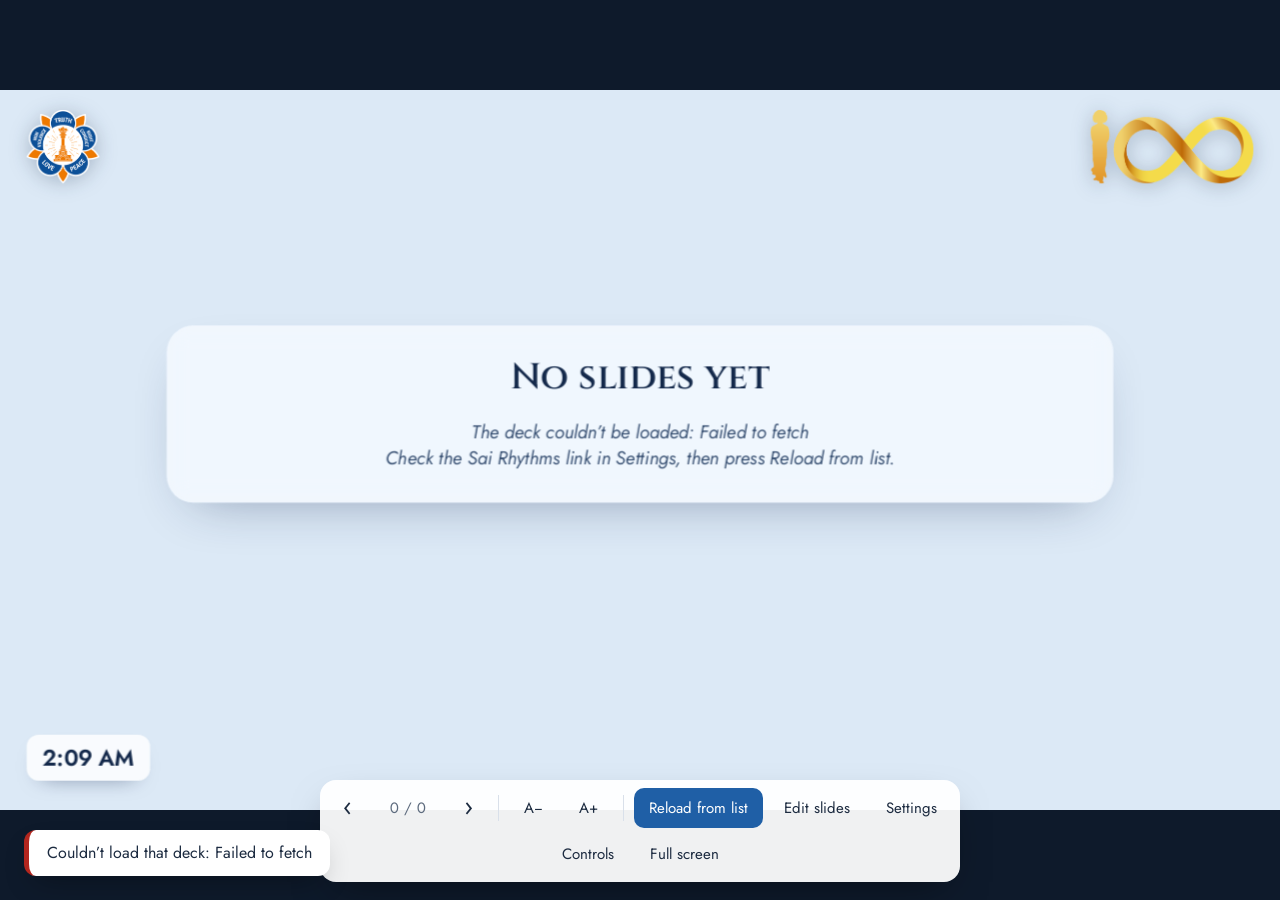
<file: index.html>
<!DOCTYPE html>
<html lang="en">
<head>
<meta charset="utf-8">
<meta name="viewport" content="width=device-width, initial-scale=1">
<title>Devotional Session Slides</title>
<link rel="icon" href="data:image/svg+xml,<svg xmlns='http://www.w3.org/2000/svg' viewBox='0 0 100 100'><text y='.9em' font-size='90'>🪔</text></svg>">
<link rel="preconnect" href="https://fonts.googleapis.com">
<link rel="preconnect" href="https://fonts.gstatic.com" crossorigin>
<link id="template-fonts" rel="stylesheet" href="">
<link rel="stylesheet" href="app.css?v=2026.11.23-24">
</head>
<body>

<main id="viewport" aria-live="polite">
  <div id="stage">
    <div class="bg" id="bg-a"></div>
    <div class="bg" id="bg-b"></div>
    <div id="video-frame" aria-hidden="true"><div id="yt-player"></div></div>
    <div id="photo" aria-hidden="true"><img alt=""></div>
    <div id="slide"></div>
    <div id="next-box" hidden></div>
    <div id="logos"></div>
    <div id="banner" hidden></div>
    <div id="clock" hidden></div>
    <div id="ticker" hidden><div class="tk-label">Announcements</div><div class="tk-window"><div class="tk-track"></div></div></div>
    <div id="blackout" hidden></div>
  </div>
</main>

<div id="loading">Loading the song list…</div>

<nav id="controls" aria-label="Presentation controls">
  <button data-act="prev" aria-label="Previous slide">‹</button>
  <span id="counter">0 / 0</span>
  <button data-act="next" aria-label="Next slide">›</button>
  <span class="sep"></span>
  <button data-act="smaller" aria-label="Smaller text" title="Smaller text (−)">A−</button>
  <button data-act="larger" aria-label="Larger text" title="Larger text (+)">A+</button>
  <span class="sep"></span>
  <button data-act="reload" class="primary">Reload from list</button>
  <button data-act="editor">Edit slides</button>
  <button data-act="settings">Settings</button>
  <button data-act="controls" title="Open the control page in its own window (C)">Controls</button>
  <button data-act="fullscreen">Full screen</button>
</nav>

<aside id="editor" aria-label="Slide list" hidden>
  <header>
    <h2>Slides</h2>
    <button data-act="close-editor" aria-label="Close slide list">Close</button>
  </header>
  <div id="editor-status"></div>
  <div class="editor-actions">
    <button data-act="add-start">Add a slide at the start</button>
  </div>
  <ol id="slide-list"></ol>
  <footer>
    <p>Bhajan and prayer slides come from Sai Rhythms. Change their order or words there, then press <b>Reload from list</b>. Slides you add here stay put through every reload.</p>
  </footer>
</aside>

<dialog id="slide-dialog">
  <form method="dialog" id="slide-form">
    <h2 id="slide-dialog-title">Add a slide</h2>
    <label>Type
      <select name="type">
        <option value="text">Text</option>
        <option value="image">Picture</option>
        <option value="darshan">Darshan video only</option>
      </select>
    </label>
    <label data-for="text image">Title
      <input name="title" type="text" maxlength="120" placeholder="e.g. Welcome">
    </label>
    <label data-for="text">Text
      <textarea name="body" rows="7" placeholder="Each line here shows as its own line on the slide."></textarea>
    </label>
    <label data-for="text">Meaning (optional)
      <textarea name="meaning" rows="3" placeholder="Shown under the words, like the meaning of a bhajan."></textarea>
    </label>
    <label data-for="image">Picture link
      <input name="image" type="url" placeholder="https://… (a .jpg or .png link, or images/your-file.jpg)">
    </label>
    <label class="check" data-for="text image"><input name="video" type="checkbox" checked> Show the darshan video on this slide</label>
    <label class="check"><input name="onlyDate" type="checkbox"> Only for this session (<span id="slide-only-date"></span>)</label>
    <div class="dialog-buttons">
      <button value="cancel" formnovalidate>Cancel</button>
      <button value="save" class="primary">Save slide</button>
    </div>
  </form>
</dialog>

<dialog id="item-dialog">
  <form method="dialog" id="item-form">
    <h2 id="item-dialog-title">Edit slide</h2>
    <p>This slide comes from Sai Rhythms. Your changes are kept here, on top of it, and survive every reload.</p>
    <label data-field="title">Title
      <input name="title" type="text" maxlength="160">
    </label>
    <label data-field="sub">Line under the title
      <input name="sub" type="text" maxlength="160">
    </label>
    <div class="row">
      <label data-field="singer">Singer
        <input name="singer" type="text" maxlength="60">
      </label>
      <label data-field="pitch">Pitch
        <input name="pitch" type="text" maxlength="30" placeholder="e.g. 1½ P or C#">
      </label>
    </div>
    <label data-field="lyrics">Words
      <textarea name="lyrics" rows="9"></textarea>
    </label>
    <label data-field="text">Text
      <textarea name="text" rows="10"></textarea>
      <small>Saving a change here shows this slide as plain text, without the original's table or pictures.</small>
    </label>
    <label data-field="meaning">Meaning
      <textarea name="meaning" rows="3"></textarea>
    </label>
    <label class="check"><input name="onlyDate" type="checkbox"> Only for this session (<span id="item-only-date"></span>)</label>
    <div class="dialog-buttons spread">
      <span><button value="reset" id="item-reset" formnovalidate>Use the Sai Rhythms version</button></span>
      <span>
        <button value="cancel" formnovalidate>Cancel</button>
        <button value="save" class="primary">Save changes</button>
      </span>
    </div>
  </form>
</dialog>

<dialog id="settings-dialog">
  <form method="dialog" id="settings-form">
    <h2>Settings <small class="version">version 2026.11.23-24</small></h2>
    <label>Sai Rhythms published deck link
      <input name="saiUrl" type="url" required placeholder="https://sairhythms.sathyasai.org/song/slides/…/view">
    </label>
    <label>Darshan videos (YouTube links, one per line)
      <textarea name="videos" rows="4" placeholder="https://www.youtube.com/watch?v=XXXXXXXXXXX 1:20-4:05"></textarea>
      <small>To use only part of a video, add the start and end time after the link, like <code>1:20-4:05</code>. The clips play muted, one after another, on repeat.</small>
    </label>
    <label>Show the darshan video on
      <select name="videoOn">
        <option value="lyrics">Bhajans and prayers</option>
        <option value="songs">Bhajans only</option>
        <option value="all">Every slide</option>
        <option value="off">No slides</option>
      </select>
    </label>
    <fieldset>
      <legend>Darshan video framing</legend>
      <small>Open a bhajan slide before Settings to see these changes live.</small>
      <div class="row">
        <label class="narrow">Side
          <select name="videoSide">
            <option value="left">Left</option>
            <option value="right">Right</option>
          </select>
        </label>
        <label><span>Width <span class="range-value" data-show-value="videoWidth"></span></span>
          <input name="videoWidth" type="range" min="30" max="60" step="1">
        </label>
      </div>
      <label><span>Zoom <span class="range-value" data-show-value="videoZoom"></span></span>
        <input name="videoZoom" type="range" min="100" max="300" step="5">
      </label>
      <div class="row">
        <label><span>Focus left to right <span class="range-value" data-show-value="videoFocusX"></span></span>
          <input name="videoFocusX" type="range" min="0" max="100" step="1">
        </label>
        <label><span>Focus top to bottom <span class="range-value" data-show-value="videoFocusY"></span></span>
          <input name="videoFocusY" type="range" min="0" max="100" step="1">
        </label>
      </div>
      <label><span>Soft edge <span class="range-value" data-show-value="videoFeather"></span></span>
        <input name="videoFeather" type="range" min="0" max="70" step="1">
      </label>
    </fieldset>
    <label>Design
      <select name="template"></select>
    </label>
    <div class="row">
      <label>When a bhajan doesn’t fit on one slide
        <select name="longText">
          <option value="scroll">Scroll within the slide</option>
          <option value="split">Continue on the next slide</option>
        </select>
      </label>
      <label class="narrow">Most lines per slide
        <input name="maxLines" type="number" min="4" max="20">
        <small>Used when continuing on the next slide.</small>
      </label>
    </div>
    <label class="check"><input name="showMeaning" type="checkbox"> Show the meaning under each bhajan</label>
    <label class="check"><input name="showSinger" type="checkbox"> Show the singer and pitch under the bhajan title</label>
    <fieldset>
      <legend>Title slide (for this deck only)</legend>
      <label class="check"><input name="titleSlide" type="checkbox"> Start with a title slide</label>
      <label>Title
        <input name="titleText" type="text" maxlength="120">
      </label>
      <label>Line under the title
        <input name="titleSub" type="text" maxlength="160">
      </label>
      <small>Leave a box empty to use the center name and date from Sai Rhythms.</small>
      <label>Or use a picture instead (link)
        <input name="cover" type="text" placeholder="images/akhanda-cover.png">
        <small>For a slide made in Canva: download it as PNG or JPG (1920 × 1080), upload it to the <code>images</code> folder on GitHub, and type its link here, like <code>images/akhanda-cover.png</code>. Leave empty to use the title text.</small>
      </label>
    </fieldset>
    <label>Text at the top of every slide (for this deck only)
      <input name="banner" type="text" maxlength="80" placeholder="e.g. Global Akhanda Bhajans 2026">
    </label>
    <label class="check"><input name="showClock" type="checkbox"> Show the current time in the bottom left</label>
    <label>Upcoming bhajans box (bottom right)
      <select name="nextMode">
        <option value="two">Next and After that</option>
        <option value="one">Next only</option>
        <option value="off">Don’t show</option>
      </select>
    </label>
    <fieldset>
      <legend>Announcements strip (for this deck only)</legend>
      <label>Announcements, one per line
        <textarea name="tickerText" rows="3" placeholder="e.g. Prasadam will be served in the hall after Arathi"></textarea>
      </label>
      <div class="row">
        <label class="check"><input name="tickerOn" type="checkbox"> Show the strip</label>
        <label class="narrow">Speed
          <select name="tickerSpeed">
            <option value="slow">Slow</option>
            <option value="medium">Medium</option>
            <option value="fast">Fast</option>
          </select>
        </label>
      </div>
      <small>Easier during a session: press C (or Controls) to open the control page in its own window.</small>
    </fieldset>
    <fieldset>
      <legend>Logos on every slide</legend>
      <div class="row">
        <label>First logo (picture link)
          <input name="logo1" type="text" placeholder="images/center-logo.png">
        </label>
        <label class="narrow">Where
          <select name="logo1Pos">
            <option value="top-left">Top left</option>
            <option value="top-right">Top right</option>
            <option value="bottom-left">Bottom left</option>
            <option value="off">Don’t show</option>
          </select>
        </label>
      </div>
      <div class="row">
        <label>Second logo (picture link)
          <input name="logo2" type="text" placeholder="images/sssio-100.png">
        </label>
        <label class="narrow">Where
          <select name="logo2Pos">
            <option value="top-left">Top left</option>
            <option value="top-right">Top right</option>
            <option value="bottom-left">Bottom left</option>
            <option value="off">Don’t show</option>
          </select>
        </label>
      </div>
      <label>Behind the logos
        <select name="logoBacking">
          <option value="design">As the design suggests</option>
          <option value="on">A soft backing (helps on busy corners)</option>
          <option value="off">Nothing</option>
        </select>
      </label>
          <button type="button" data-act="arrange">Arrange text and logos on the slides…</button>
      <label class="narrow">Logo size
        <select name="logoSize">
          <option value="small">Small</option>
          <option value="medium">Medium</option>
          <option value="large">Large</option>
        </select>
      </label>
    </fieldset>
    <div class="dialog-buttons spread">
      <span>
        <button type="button" data-act="export">Download backup</button>
        <button type="button" data-act="import">Restore backup</button>
        <input type="file" id="import-file" accept=".json,application/json" hidden>
      </span>
      <span>
        <button value="cancel" formnovalidate>Cancel</button>
        <button value="save" class="primary">Save settings</button>
      </span>
    </div>
  </form>
</dialog>

<dialog id="pin-dialog">
  <form method="dialog">
    <h2>Enter the editing PIN</h2>
    <p>Changes are shared with every laptop, so saving needs the PIN set in the Google Apps Script. This laptop will remember it.</p>
    <input name="pin" type="password" autocomplete="off" required>
    <div class="dialog-buttons">
      <button value="cancel" formnovalidate>Cancel</button>
      <button value="ok" class="primary">Save changes</button>
    </div>
  </form>
</dialog>

<div id="arrange-bar" hidden>
  <strong>Arrange</strong>
  <span id="arrange-sel"></span>
  <button data-arrange-size="-0.05" title="Smaller (−)">Smaller</button>
  <button data-arrange-size="0.05" title="Bigger (+)">Bigger</button>
  <button data-arrange="reset" id="arrange-reset">Put back</button>
  <span class="sep"></span>
  <button data-arrange="prev" title="Previous slide (Page Up)">‹ Slide</button>
  <button data-arrange="next" title="Next slide (Page Down)">Slide ›</button>
  <button data-arrange="reset-all">Reset all</button>
  <button data-arrange="done" class="primary">Done</button>
</div>

<div id="toast" role="status" hidden></div>

<script src="config.js?v=2026.11.23-24"></script>
<script src="app.js?v=2026.11.23-24"></script>
</body>
</html>
</file>
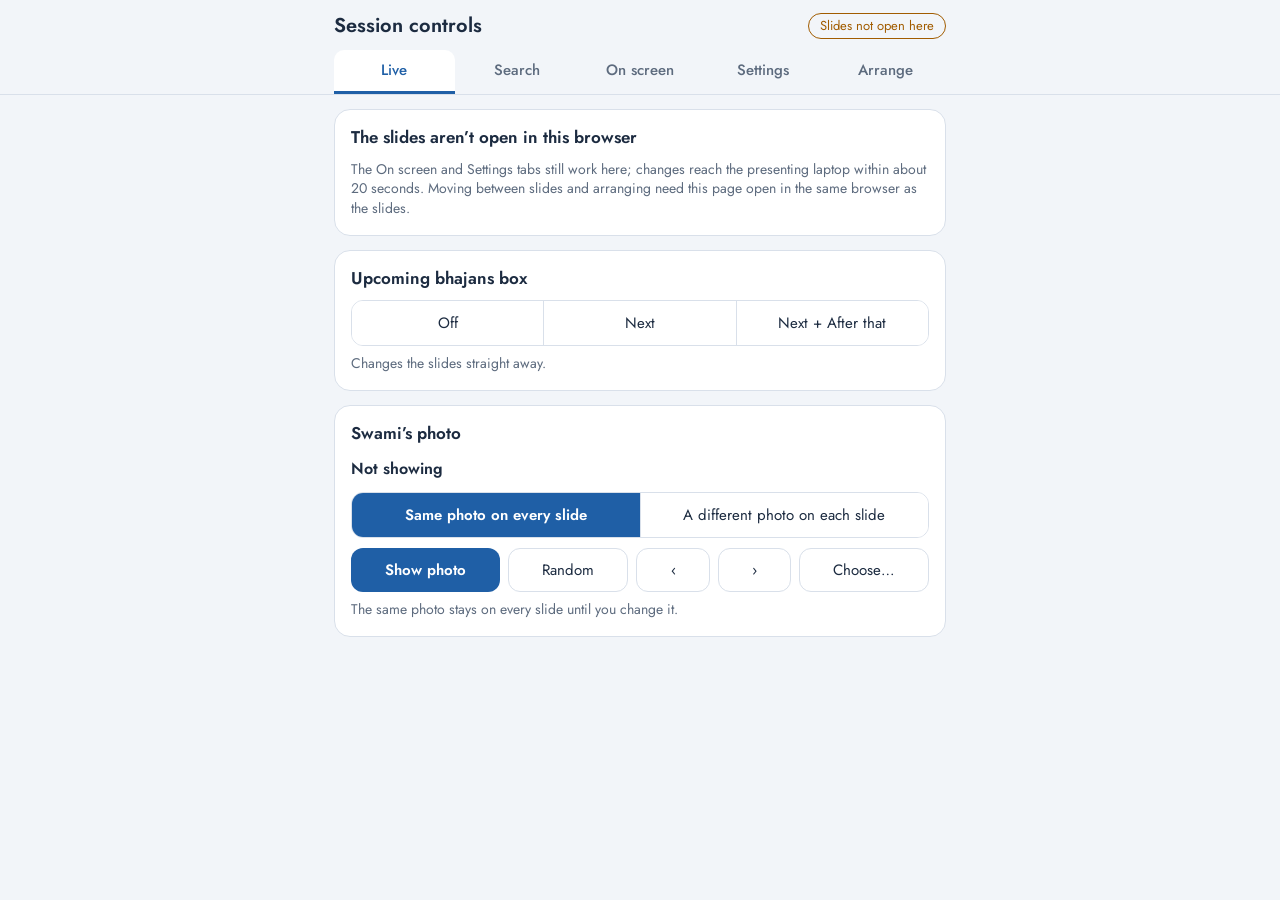
<file: control.html>
<!DOCTYPE html>
<html lang="en">
<head>
<meta charset="utf-8">
<meta name="viewport" content="width=device-width, initial-scale=1">
<title>Session controls</title>
<link rel="icon" href="data:image/svg+xml,<svg xmlns='http://www.w3.org/2000/svg' viewBox='0 0 100 100'><text y='.9em' font-size='90'>🎛️</text></svg>">
<link rel="preconnect" href="https://fonts.googleapis.com">
<link rel="preconnect" href="https://fonts.gstatic.com" crossorigin>
<link rel="stylesheet" href="https://fonts.googleapis.com/css2?family=Jost:wght@400;500;600&display=swap">
<style>
  :root {
    --bg: #F2F5F9; --card: #FFFFFF; --ink: #1C2B40; --muted: #5D6B7E; --line: #D9E0EA;
    --accent: #1F5FA6; --accent-ink: #FFFFFF; --gold: #A87F2F; --ok: #1E7A46; --warn: #A15C00; --soft: #E7F0FB;
    color-scheme: light;
  }
  @media (prefers-color-scheme: dark) {
    :root { --bg: #0F1722; --card: #182333; --ink: #E6ECF4; --muted: #9AA9BC; --line: #2B3A4F;
      --accent: #5B9BE6; --accent-ink: #0F1722; --gold: #D8B26A; --ok: #5CC98C; --warn: #E8A64A; --soft: #20324A; color-scheme: dark; }
  }
  * { box-sizing: border-box; }
  [hidden] { display: none !important; }
  body { margin: 0; background: var(--bg); color: var(--ink); font-family: 'Jost', 'Segoe UI', Arial, sans-serif; font-size: 16px; line-height: 1.4; }

  /* header + tabs */
  .top { position: sticky; top: 0; z-index: 10; background: var(--bg); border-bottom: 1px solid var(--line); }
  .top-inner { max-width: 640px; margin: 0 auto; padding: 12px 14px 0; }
  .title-row { display: flex; align-items: center; justify-content: space-between; gap: 10px; }
  h1 { font-size: 20px; font-weight: 600; margin: 0; }
  .pill { font-size: 13px; padding: 3px 11px; border-radius: 999px; border: 1px solid var(--line); color: var(--muted); white-space: nowrap; }
  .pill.ok { color: var(--ok); border-color: currentColor; }
  .pill.warn { color: var(--warn); border-color: currentColor; }
  .tabs { display: flex; gap: 2px; margin-top: 10px; }
  .tabs button {
    flex: 1; border: 0; border-radius: 10px 10px 0 0; background: transparent; min-height: 44px; padding: 8px 4px;
    color: var(--muted); font-weight: 500; border-bottom: 3px solid transparent;
  }
  .tabs button[aria-selected="true"] { color: var(--accent); border-bottom-color: var(--accent); background: var(--card); }

  main { max-width: 640px; margin: 0 auto; padding: 14px 14px 110px; }
  .panel { display: flex; flex-direction: column; gap: 14px; }
  h2 { font-size: 17px; font-weight: 600; margin: 0 0 10px; }
  .card { background: var(--card); border: 1px solid var(--line); border-radius: 16px; padding: 16px; }
  .note { font-size: 14px; color: var(--muted); margin: 8px 0 0; }
  .now-label { font-size: 13px; color: var(--muted); }
  .now-title { font-size: 20px; font-weight: 600; margin: 2px 0 0; }
  .next { margin-top: 10px; padding-left: 12px; border-left: 4px solid var(--gold); }
  .next .now-title { font-size: 17px; }
  .next.after { border-left-color: var(--line); margin-top: 8px; }
  .next.after .now-title { font-size: 15px; font-weight: 500; }
  .meta { color: var(--muted); font-size: 14px; }
  .count { float: right; color: var(--muted); font-variant-numeric: tabular-nums; font-size: 14px; }

  button, select, input, textarea { font: inherit; color: var(--ink); }
  button { background: var(--card); border: 1px solid var(--line); border-radius: 12px; padding: 10px 14px; cursor: pointer; min-height: 44px; }
  button:hover { background: var(--soft); }
  button.primary { background: var(--accent); color: var(--accent-ink); border-color: transparent; font-weight: 600; }
  button.on { background: var(--soft); border-color: var(--accent); color: var(--accent); font-weight: 600; }
  button:disabled { opacity: .45; cursor: default; }
  button:focus-visible, input:focus-visible, textarea:focus-visible, select:focus-visible { outline: 3px solid #7FB0EA; outline-offset: 2px; }
  .nav { display: grid; grid-template-columns: 1fr 2fr; gap: 10px; margin-top: 14px; }
  .nav button { font-size: 20px; min-height: 64px; }
  .tools { display: flex; flex-wrap: wrap; gap: 8px; margin-top: 10px; }
  .tools button { flex: 1 1 auto; font-size: 15px; }
  .seg { display: flex; border: 1px solid var(--line); border-radius: 12px; overflow: hidden; }
  .seg button { flex: 1; border: 0; border-radius: 0; border-right: 1px solid var(--line); font-size: 15px; }
  .seg button:last-child { border-right: 0; }
  .seg button.on { background: var(--accent); color: var(--accent-ink); }

  label { display: flex; flex-direction: column; gap: 6px; font-size: 14.5px; font-weight: 500; }
  label.check { flex-direction: row; align-items: center; gap: 10px; font-weight: 400; }
  textarea, input[type=text], input[type=password], select { width: 100%; border: 1px solid var(--line); border-radius: 10px; padding: 10px 12px; background: var(--bg); }
  textarea { resize: vertical; min-height: 90px; }
  input[type=checkbox] { width: 20px; height: 20px; accent-color: var(--accent); }
  input[type=range] { width: 100%; accent-color: var(--accent); }
  .stack { display: flex; flex-direction: column; gap: 10px; }
  .row { display: flex; gap: 12px; align-items: flex-end; flex-wrap: wrap; }
  .row > * { flex: 1 1 140px; }
  .actions { display: flex; gap: 8px; justify-content: flex-end; margin-top: 12px; flex-wrap: wrap; }
  .actions.left { justify-content: flex-start; }
  label.range { gap: 2px; }
  label.range span { color: var(--muted); font-weight: 400; }
  details { border-top: 1px solid var(--line); padding: 4px 0; }
  details:first-of-type { border-top: 0; }
  summary { cursor: pointer; font-weight: 600; padding: 10px 0; list-style: none; display: flex; justify-content: space-between; }
  summary::-webkit-details-marker { display: none; }
  summary::after { content: "▾"; color: var(--muted); }
  details[open] summary::after { content: "▴"; }
  details .stack { padding-bottom: 12px; }

  ol { list-style: none; margin: 0; padding: 0; }
  li.sec { font-size: 12.5px; font-weight: 600; color: var(--muted); padding: 12px 8px 4px; }
  li.item { padding: 9px 10px; border-radius: 10px; cursor: pointer; display: flex; justify-content: space-between; gap: 10px; }
  li.item:hover { background: var(--soft); }
  li.item.current { background: var(--soft); outline: 2px solid var(--accent); }
  li.item .t { white-space: nowrap; overflow: hidden; text-overflow: ellipsis; }
  li.item .s { color: var(--muted); font-size: 13.5px; white-space: nowrap; }

  .tabs button { font-size: 15px; }
  input[type=search] { width: 100%; border: 1px solid var(--line); border-radius: 12px; padding: 12px 14px; background: var(--bg); font-size: 17px; }
  .results { list-style: none; margin: 10px 0 0; padding: 0; }
  .results > li { border-top: 1px solid var(--line); padding: 10px 4px; }
  .results > li:first-child { border-top: 0; }
  .r-head { cursor: pointer; }
  .r-head b { font-weight: 600; }
  .r-head .sub { color: var(--muted); font-size: 14px; white-space: nowrap; overflow: hidden; text-overflow: ellipsis; }
  .r-body { margin-top: 10px; }
  .r-lyrics { white-space: pre-line; font-size: 15px; line-height: 1.45; max-height: 220px; overflow-y: auto; background: var(--bg); border-radius: 10px; padding: 10px 12px; }
  .r-body .row { margin-top: 10px; }
  .q-row { display: flex; align-items: center; gap: 8px; }
  .q-row .t { flex: 1; min-width: 0; }
  .q-row .t div { white-space: nowrap; overflow: hidden; text-overflow: ellipsis; }
  .q-row button { min-height: 38px; padding: 4px 10px; }
  .ph-now { display: flex; gap: 12px; align-items: center; }
  .ph-now img { width: 64px; height: 64px; object-fit: cover; border-radius: 10px; border: 1px solid var(--line); }
  .ph-grid { display: grid; grid-template-columns: repeat(auto-fill, minmax(92px, 1fr)); gap: 8px; margin-top: 12px; max-height: 60vh; overflow-y: auto; padding: 2px; }
  .ph-grid button { padding: 0; min-height: 0; aspect-ratio: 1; overflow: hidden; border-radius: 10px; border: 2px solid transparent; background: var(--bg); }
  .ph-grid button img { width: 100%; height: 100%; object-fit: cover; display: block; }
  .ph-grid button.on { border-color: var(--accent); box-shadow: 0 0 0 2px var(--accent); }
  .range-row { border: 1px solid var(--line); border-radius: 12px; padding: 10px; display: grid; grid-template-columns: 1fr 1fr; gap: 8px; }
  .range-row .design { grid-column: 1 / span 2; display: flex; gap: 8px; align-items: flex-end; }
  .range-row .design label { flex: 1; }
  .range-row .warn { grid-column: 1 / span 2; color: var(--warn); font-size: 13.5px; }
  .chips { display: flex; flex-wrap: wrap; gap: 8px; }
  .chips button { min-height: 40px; padding: 6px 12px; font-size: 14.5px; }
  .pad { display: grid; grid-template-columns: repeat(3, 64px); grid-template-rows: repeat(3, 56px); gap: 6px; justify-content: center; margin: 6px 0; }
  .pad button { font-size: 22px; padding: 0; }
  .pad .c { white-space: pre-line; grid-column: 2; grid-row: 2; font-size: 13px; color: var(--muted); display: grid; place-items: center; text-align: center; }

  /* always-reachable slide buttons on the other tabs */
  .mini { position: fixed; left: 0; right: 0; bottom: 0; z-index: 10; background: var(--card); border-top: 1px solid var(--line); }
  .mini-inner { max-width: 640px; margin: 0 auto; padding: 8px 14px; display: grid; grid-template-columns: auto 1fr auto; gap: 10px; align-items: center; }
  .mini .t { font-size: 14px; white-space: nowrap; overflow: hidden; text-overflow: ellipsis; text-align: center; color: var(--muted); }
  .savebar { position: sticky; bottom: 70px; z-index: 5; background: var(--card); border: 1px solid var(--line); border-radius: 14px; padding: 10px 12px; display: flex; align-items: center; gap: 8px; box-shadow: 0 10px 30px -18px rgba(0,0,0,.5); }
  .savebar .note { flex: 1; margin: 0; }
</style>
</head>
<body>
<div class="top">
  <div class="top-inner">
    <div class="title-row">
      <h1>Session controls</h1>
      <span id="conn" class="pill">Looking for the slides…</span>
    </div>
    <div class="tabs" role="tablist">
      <button role="tab" data-tab="live" aria-selected="true">Live</button>
      <button role="tab" data-tab="search">Search</button>
      <button role="tab" data-tab="words">On screen</button>
      <button role="tab" data-tab="settings">Settings</button>
      <button role="tab" data-tab="arrange">Arrange</button>
    </div>
  </div>
</div>

<main>
  <section class="card" id="share-card" hidden style="margin-bottom:14px">
    <h2>Share with other laptops</h2>
    <p class="note" id="share-note"></p>
    <div class="row" style="margin-top:10px">
      <input type="password" id="pin" placeholder="Editing PIN" autocomplete="off">
      <button id="pin-save" style="flex:0 0 auto">Save</button>
    </div>
  </section>

  <section class="card" id="remote-note" hidden style="margin-bottom:14px">
    <h2>The slides aren’t open in this browser</h2>
    <p class="note">The On screen and Settings tabs still work here; changes reach the presenting laptop within about 20 seconds. Moving between slides and arranging need this page open in the same browser as the slides.</p>
  </section>

  <!-- LIVE -->
  <div class="panel" data-panel="live">
    <section class="card needs-slides">
      <span class="count" id="count"></span>
      <div class="now-label">Now showing</div>
      <div class="now-title" id="now-title">—</div>
      <div class="next" id="next-wrap" hidden>
        <div class="now-label">Next</div>
        <div class="now-title" id="next-title"></div>
        <div class="meta" id="next-meta"></div>
      </div>
      <div class="next after" id="next2-wrap" hidden>
        <div class="now-label">After that</div>
        <div class="now-title" id="next2-title"></div>
        <div class="meta" id="next2-meta"></div>
      </div>
      <div class="nav">
        <button data-cmd="prev" aria-label="Previous">‹ Back</button>
        <button data-cmd="next" class="primary" aria-label="Next">Next ›</button>
      </div>
      <div class="tools">
        <button data-cmd="blackout" id="btn-black">Black screen</button>
        <button data-cmd="video" id="btn-video">Darshan video</button>
        <button data-cmd="smaller" aria-label="Smaller text">A−</button>
        <button data-cmd="larger" aria-label="Larger text">A+</button>
        <button data-cmd="reload">Reload from list</button>
      </div>
      <p class="note" id="scroll-note" hidden>This bhajan scrolls: Next moves down through the words first.</p>
      <p class="note" id="design-now"></p>
    </section>

    <section class="card">
      <h2>Upcoming bhajans box</h2>
      <div class="seg" id="next-mode">
        <button data-mode="off">Off</button>
        <button data-mode="one">Next</button>
        <button data-mode="two">Next + After that</button>
      </div>
      <p class="note">Changes the slides straight away.</p>
    </section>

    <section class="card">
      <h2>Swami’s photo</h2>
      <div class="ph-now">
        <img id="ph-thumb" alt="" hidden>
        <div>
          <div class="now-title" id="ph-state" style="font-size:16px">Not showing</div>
          <div class="meta" id="ph-name"></div>
        </div>
      </div>
      <div class="seg" id="ph-mode" style="margin-top:12px">
        <button data-mode="same">Same photo on every slide</button>
        <button data-mode="each">A different photo on each slide</button>
      </div>
      <div class="tools">
        <button id="ph-toggle" class="primary">Show photo</button>
        <button data-ph="random" class="ph-random">Random</button>
        <button data-ph="prev" aria-label="Previous photo">‹</button>
        <button data-ph="next" aria-label="Next photo">›</button>
        <button id="ph-browse">Choose…</button>
      </div>
      <p class="note" id="ph-help"></p>
      <div class="actions left" id="ph-unpin-row" hidden style="margin-top:4px">
        <button id="ph-unpin">Undo the choice for this slide</button>
      </div>
    </section>

    <section class="card needs-slides">
      <h2>Jump to a slide</h2>
      <ol id="list"></ol>
    </section>
  </div>

  <!-- SEARCH (open bhajans) -->
  <div class="panel" data-panel="search" hidden>
    <section class="card needs-slides" id="live-card" hidden>
      <div class="now-label">Projecting an open bhajan</div>
      <div class="now-title" id="live-title"></div>
      <div class="actions left"><button id="live-end" class="primary">Back to the deck</button></div>
    </section>

    <section class="card">
      <h2>Find a bhajan</h2>
      <input type="search" id="q" placeholder="Type part of the title or words…" autocomplete="off" enterkeyhint="search">
      <p class="note" id="lib-note">Loading the song library…</p>
      <ol id="results" class="results"></ol>
    </section>

    <section class="card needs-slides">
      <h2>Up next</h2>
      <ol id="queue" class="results"></ol>
      <p class="note" id="queue-note">Bhajans you add show here and in the Next box on the slides. Next on the slides moves to the first one.</p>
      <div class="actions left"><button id="queue-next" class="primary">Project the first one now</button></div>
    </section>
  </div>

  <!-- ON SCREEN -->
  <div class="panel" data-panel="words" hidden>
    <section class="card">
      <h2>Announcements strip</h2>
      <div class="stack">
        <label>One announcement per line
          <textarea id="tk-text" placeholder="e.g. Prasadam will be served in the hall after Arathi"></textarea>
        </label>
        <div class="row">
          <label class="check"><input type="checkbox" id="tk-on"> Show on the slides</label>
          <label>Speed
            <select id="tk-speed"><option value="slow">Slow</option><option value="medium">Medium</option><option value="fast">Fast</option></select>
          </label>
        </div>
      </div>
      <div class="actions">
        <button id="tk-hide">Hide strip</button>
        <button id="tk-apply" class="primary">Update the slides</button>
      </div>
      <p class="note" id="tk-live"></p>
    </section>

    <section class="card" id="ph-card">
      <h2>Swami’s photo</h2>
      <p class="note" style="margin-top:0">Tap a photo to show it on the slides. The words move aside to make room; use the Arrange tab to move or resize it.</p>
      <div class="actions left" style="margin-top:8px">
        <button id="ph-toggle-2">Hide photo</button>
        <button data-ph="random" class="ph-random">Random</button>
      </div>
      <p class="note" id="ph-help-2"></p>
      <div class="ph-grid" id="ph-grid"><p class="note">Loading photos…</p></div>
    </section>

    <section class="card">
      <h2>Text at the top of every slide</h2>
      <label>For this deck only
        <input type="text" id="banner" maxlength="80" placeholder="e.g. Global Akhanda Bhajans 2026">
      </label>
      <div class="actions">
        <button id="banner-apply" class="primary">Update the slides</button>
      </div>
    </section>

    <section class="card">
      <h2>Title slide</h2>
      <div class="stack">
        <label>Title <input type="text" id="ts-title" maxlength="120"></label>
        <label>Line under the title <input type="text" id="ts-sub" maxlength="160"></label>
        <label>Or a picture instead (link)
          <input type="text" id="ts-cover" placeholder="images/akhanda-cover.png">
        </label>
      </div>
      <p class="note">Leave Title or Line empty to use the center name and date from Sai Rhythms. For a slide made in Canva: download it as PNG or JPG (1920 × 1080), upload it to the <b>images</b> folder on GitHub, and type its link here, like <code>images/akhanda-cover.png</code>.</p>
      <div class="actions">
        <button id="ts-clear">Use the title text</button>
        <button id="ts-show">Show the title slide</button>
        <button id="ts-apply" class="primary">Update the slides</button>
      </div>
    </section>
  </div>

  <!-- SETTINGS -->
  <div class="panel" data-panel="settings" hidden>
    <section class="card">
      <h2>Sai Rhythms deck</h2>
      <label>Published deck link
        <input type="text" id="deck-url" placeholder="https://sairhythms.sathyasai.org/song/slides/…/view">
      </label>
      <p class="note" id="deck-name"></p>
      <div class="actions">
        <button id="deck-apply" class="primary">Load this deck</button>
      </div>
    </section>

    <section class="card">
      <form id="sf" onsubmit="return false">
        <details open>
          <summary>Darshan video</summary>
          <div class="stack">
            <label>YouTube links, one per line
              <textarea name="videos" rows="3" placeholder="https://www.youtube.com/watch?v=XXXXXXXXXXX 1:20-4:05"></textarea>
            </label>
            <p class="note" style="margin:0">Add times after a link to use part of it, like 1:20-4:05.</p>
            <div class="row">
              <label>Show the video on
                <select name="videoOn">
                  <option value="lyrics">Bhajans and prayers</option>
                  <option value="songs">Bhajans only</option>
                  <option value="all">Every slide</option>
                  <option value="off">No slides</option>
                </select>
              </label>
              <label>Side
                <select name="videoSide"><option value="left">Left</option><option value="right">Right</option></select>
              </label>
            </div>
            <p class="note" style="margin:0">Framing shows live on a bhajan slide:</p>
            <label class="range">Width <span data-v="videoWidth"></span><input type="range" name="videoWidth" min="30" max="60" step="1"></label>
            <label class="range">Zoom <span data-v="videoZoom"></span><input type="range" name="videoZoom" min="100" max="300" step="5"></label>
            <label class="range">Focus left to right <span data-v="videoFocusX"></span><input type="range" name="videoFocusX" min="0" max="100" step="1"></label>
            <label class="range">Focus top to bottom <span data-v="videoFocusY"></span><input type="range" name="videoFocusY" min="0" max="100" step="1"></label>
            <label class="range">Soft edge <span data-v="videoFeather"></span><input type="range" name="videoFeather" min="0" max="70" step="1"></label>
          </div>
        </details>
        <details>
          <summary>Design</summary>
          <div class="stack">
            <label>Main design <select name="template"></select></label>
            <p class="note" style="margin:0">To use other designs for parts of the deck, see “Designs across the deck” below.</p>
          </div>
        </details>
        <details>
          <summary>Bhajan slides</summary>
          <div class="stack">
            <div class="row">
              <label>When a bhajan doesn’t fit
                <select name="longText"><option value="scroll">Scroll within the slide</option><option value="split">Continue on the next slide</option></select>
              </label>
              <label>Most lines per slide
                <input type="text" inputmode="numeric" name="maxLines">
              </label>
            </div>
            <label>Upcoming bhajans box
              <select name="nextMode"><option value="two">Next and After that</option><option value="one">Next only</option><option value="off">Don’t show</option></select>
            </label>
            <label class="check"><input type="checkbox" name="showMeaning"> Show the meaning under each bhajan</label>
            <label class="check"><input type="checkbox" name="showSinger"> Show the singer and pitch under the title</label>
            <label class="check"><input type="checkbox" name="titleSlide"> Start with a title slide</label>
            <label class="check"><input type="checkbox" name="showClock"> Show the current time</label>
          </div>
        </details>
        <details>
          <summary>Logos</summary>
          <div class="stack">
            <div class="row">
              <label>First logo (link)<input type="text" name="logo1"></label>
              <label>Where<select name="logo1Pos"><option value="top-left">Top left</option><option value="top-right">Top right</option><option value="bottom-left">Bottom left</option><option value="off">Don’t show</option></select></label>
            </div>
            <div class="row">
              <label>Second logo (link)<input type="text" name="logo2"></label>
              <label>Where<select name="logo2Pos"><option value="top-left">Top left</option><option value="top-right">Top right</option><option value="bottom-left">Bottom left</option><option value="off">Don’t show</option></select></label>
            </div>
            <label>Logo size
              <select name="logoSize"><option value="small">Small</option><option value="medium">Medium</option><option value="large">Large</option></select>
            </label>
            <label>Behind the logos
              <select name="logoBacking"><option value="design">As the design suggests</option><option value="on">A soft backing (helps on busy corners)</option><option value="off">Nothing</option></select>
            </label>
            <p class="note" style="margin:0">To move or resize a logo on a particular design, use the Arrange tab.</p>
          </div>
        </details>
      </form>
    </section>
    <section class="card needs-slides" id="ranges-card">
      <h2>Designs across the deck</h2>
      <div class="seg" id="design-mode">
        <button data-mode="whole">Same design for the whole deck</button>
        <button data-mode="ranges">Different designs for ranges of slides</button>
      </div>
      <div id="ranges-box" hidden>
        <p class="note">Pick the first and last slide of each range and its design. Slides outside every range use the main design. If ranges overlap, the lower one in the list wins. Ranges follow the slides themselves, so they stay right when the order changes on Sai Rhythms.</p>
        <div id="ranges" class="stack" style="margin-top:10px"></div>
        <div class="actions" style="justify-content:space-between">
          <button id="range-add">Add a range</button>
          <span><button id="ranges-undo">Undo</button> <button id="ranges-apply" class="primary">Apply ranges</button></span>
        </div>
        <p class="note" id="ranges-note"></p>
      </div>
    </section>

    <div class="savebar">
      <p class="note" id="sf-note">No unsaved changes.</p>
      <button id="sf-undo">Undo</button>
      <button id="sf-save" class="primary">Save settings</button>
    </div>
  </div>

  <!-- ARRANGE -->
  <div class="panel" data-panel="arrange" hidden>
    <section class="card">
      <h2>Arrange text and logos</h2>
      <p class="note" style="margin-top:0">Move or resize the words, logos, top text, Next box or clock when they sit on part of the design. Each design remembers its own arrangement, for every laptop.</p>
      <div class="actions left">
        <button id="arrange-btn" class="primary">Start arranging</button>
      </div>
      <p class="note" id="arrange-off-note"></p>
    </section>

    <section class="card" id="arrange-tools" hidden>
      <h2>1. Choose what to change</h2>
      <div class="chips" id="arrange-chips"></div>
      <div class="actions left">
        <button data-arr-slide="-1">‹ Previous slide</button>
        <button data-arr-slide="1">Next slide ›</button>
      </div>
      <p class="note" style="margin-top:4px">Bhajan words, information, short slides and the title slide each have their own position: move to a slide of that kind to arrange it.</p>

      <h2 style="margin-top:18px">2. Move and resize</h2>
      <div class="row" style="align-items:center">
        <div class="seg" id="arr-step" style="flex:0 0 auto">
          <button data-step="4" class="on">Small steps</button>
          <button data-step="24">Big steps</button>
        </div>
      </div>
      <div class="pad">
        <span></span><button data-arr="up" aria-label="Move up">↑</button><span></span>
        <button data-arr="left" aria-label="Move left">←</button><span class="c" id="arr-pos">—</span><button data-arr="right" aria-label="Move right">→</button>
        <span></span><button data-arr="down" aria-label="Move down">↓</button><span></span>
      </div>
      <div class="tools">
        <button data-arr="smaller">Smaller</button>
        <button data-arr="bigger">Bigger</button>
        <button data-arr="reset">Put back</button>
        <button data-arr="reset-all">Reset all</button>
      </div>
      <p class="note">You can also drag items directly on the slides, and scroll over an item to resize it.</p>
    </section>
  </div>
</main>

<div class="mini" id="mini" hidden>
  <div class="mini-inner">
    <button data-cmd="prev" aria-label="Previous slide">‹</button>
    <div class="t" id="mini-title"></div>
    <button data-cmd="next" class="primary" aria-label="Next slide">Next ›</button>
  </div>
</div>

<script src="config.js?v=2026.11.23-24"></script>
<script>
(() => {
  'use strict';
  const CFG = window.BHAJAN_CONFIG || {};
  const RELAY = (CFG.relayUrl || '').trim();
  const $ = s => document.querySelector(s);
  const esc = s => String(s ?? '').replace(/[&<>"']/g, c => ({ '&': '&amp;', '<': '&lt;', '>': '&gt;', '"': '&quot;', "'": '&#39;' }[c]));
  const chan = 'BroadcastChannel' in window ? new BroadcastChannel('bhajan-slides') : null;
  const getPin = () => { try { return JSON.parse(localStorage.getItem('bs.pin.v1') || '""'); } catch { return ''; } };

  const presenters = new Map();
  let status = null;
  let tkDirty = false, bannerDirty = false, tsDirty = false, deckDirty = false, sfDirty = false;

  /* ---------- tabs ---------- */
  let tab = localStorage.getItem('bs.ctl.tab') || 'live';
  function showTab(t) {
    tab = t; localStorage.setItem('bs.ctl.tab', t);
    document.querySelectorAll('[data-tab]').forEach(b => b.setAttribute('aria-selected', String(b.dataset.tab === t)));
    document.querySelectorAll('[data-panel]').forEach(p => { p.hidden = p.dataset.panel !== t; });
    $('#mini').hidden = !status || t === 'live';
    window.scrollTo(0, 0);
  }
  document.querySelectorAll('[data-tab]').forEach(b => b.addEventListener('click', () => showTab(b.dataset.tab)));

  /* ---------- connection with the slides window ---------- */
  function pickTarget() {
    const now = Date.now();
    for (const [id, s] of presenters) if (now - s.at > 9000) presenters.delete(id);
    const all = [...presenters.values()];
    all.sort((a, b) => (b.fullscreen - a.fullscreen) || (b.visible - a.visible) || (b.at - a.at));
    return all[0] || null;
  }
  function send(cmd, extra = {}) { if (chan && status) chan.postMessage({ type: 'cmd', target: status.id, cmd, ...extra }); }

  function renderStatus() {
    status = pickTarget();
    const connected = !!status, conn = $('#conn');
    if (connected) {
      conn.textContent = presenters.size > 1 ? (status.fullscreen ? 'Controlling the full-screen slides' : `1 of ${presenters.size} slide windows`) : 'Connected to the slides';
      conn.className = 'pill ok';
    } else {
      conn.textContent = RELAY ? 'Slides not open here' : 'Open the slides in this browser';
      conn.className = 'pill warn';
    }
    $('#remote-note').hidden = connected || !RELAY;
    document.querySelectorAll('.needs-slides').forEach(e => { e.hidden = !connected; });
    $('#mini').hidden = !connected || tab === 'live';
    if (!connected) { if (RELAY) loadRemote(); renderArrange(); return; }

    $('#count').textContent = status.total ? `${status.cur + 1} / ${status.total}` : '';
    $('#now-title').textContent = status.title || '—';
    $('#mini-title').textContent = status.title ? `${status.cur + 1}/${status.total} · ${status.title}` : '';
    setNext('#next', status.next); setNext('#next2', status.next2);
    $('#btn-black').classList.toggle('on', !!status.blackout);
    $('#btn-black').textContent = status.blackout ? 'Black screen is on' : 'Black screen';
    $('#btn-video').classList.toggle('on', !status.video);
    $('#btn-video').textContent = status.video ? 'Darshan video' : 'Video is off';
    $('#scroll-note').hidden = !status.scroll;
    showNextMode((status.settings || {}).nextMode || 'two');
    showTicker(status.ticker, status.banner);
    showTitleSlide(status.titleSlide);
    showPhoto(status.photo);
    renderLive();
    fillSettings(status.settings, status.templates);
    renderDesigns();
    if (!deckDirty) $('#deck-url').value = status.saiUrl || '';
    $('#deck-name').textContent = status.deck ? [status.deck.name, status.deck.date].filter(Boolean).join(', ') : '';
    renderList(); renderArrange();
    const needPin = status.relay && (!status.hasPin || /PIN/.test(status.saveNote || ''));
    $('#share-card').hidden = !needPin;
    $('#share-note').textContent = status.saveNote || 'Changes made here are saved on this laptop. Enter the editing PIN once to share them with every laptop.';
  }
  function setNext(p, n) {
    $(p + '-wrap').hidden = !n;
    if (!n) return;
    $(p + '-title').textContent = n.title;
    $(p + '-meta').textContent = [n.singer, n.pitch ? 'pitch ' + n.pitch : ''].filter(Boolean).join(', ');
  }

  if (chan) {
    chan.onmessage = ev => { const m = ev.data || {}; if (m.type === 'status') { presenters.set(m.id, m); renderStatus(); } };
    const hello = () => chan.postMessage({ type: 'hello' });
    hello(); setInterval(() => { hello(); setTimeout(renderStatus, 600); }, 3000);
  }
  setTimeout(renderStatus, 800);
  showTab(tab);

  document.querySelectorAll('[data-cmd]').forEach(b => b.addEventListener('click', () => send(b.dataset.cmd)));
  document.addEventListener('keydown', e => {
    if (e.target.matches('input, textarea, select')) return;
    if (['ArrowRight', 'PageDown', ' '].includes(e.key) && tab !== 'arrange') { e.preventDefault(); send('next'); }
    if (['ArrowLeft', 'PageUp'].includes(e.key) && tab !== 'arrange') { e.preventDefault(); send('prev'); }
  });

  /* ---------- Live: upcoming box ---------- */
  function showNextMode(m) { document.querySelectorAll('#next-mode [data-mode]').forEach(b => b.classList.toggle('on', b.dataset.mode === m)); }
  document.querySelectorAll('#next-mode [data-mode]').forEach(b => b.addEventListener('click', () => {
    showNextMode(b.dataset.mode);
    if (sf.nextMode) sf.nextMode.value = b.dataset.mode;
    if (status) send('settings', { settings: { nextMode: b.dataset.mode } }); else saveRemote({ settings: { nextMode: b.dataset.mode } });
  }));

  /* ---------- Live: slide list ---------- */
  let listSig = '';
  function renderList() {
    const sig = JSON.stringify([status.list, status.cur]);
    if (sig === listSig) return; listSig = sig;
    const ol = $('#list'); ol.innerHTML = '';
    let lastSec = null, curIdx = -1;
    status.list.forEach((s, n) => { if (s.i <= status.cur) curIdx = n; });
    status.list.forEach((s, n) => {
      if (s.section && s.section !== lastSec) { const h = document.createElement('li'); h.className = 'sec'; h.textContent = s.section; ol.appendChild(h); lastSec = s.section; }
      const li = document.createElement('li');
      li.className = 'item' + (n === curIdx ? ' current' : '');
      li.innerHTML = `<span class="t">${esc(s.title)}</span><span class="s">${esc(s.song ? [s.singer, s.pitch].filter(Boolean).join(', ') : (s.added ? 'added' : ''))}</span>`;
      li.addEventListener('click', () => send('goto', { i: s.i }));
      ol.appendChild(li);
    });
  }

  /* ---------- On screen: announcements, top text, title slide ---------- */
  function showTicker(t, banner) {
    t = t || { text: '', on: false, speed: 'slow' };
    if (!tkDirty) { $('#tk-text').value = t.text || ''; $('#tk-on').checked = !!t.on; $('#tk-speed').value = t.speed || 'slow'; }
    if (!bannerDirty) $('#banner').value = banner || '';
    const lines = (t.text || '').split('\n').filter(s => s.trim()).length;
    $('#tk-live').innerHTML = t.on && lines ? `On the slides now: <b>${lines} announcement${lines === 1 ? '' : 's'}</b>, ${esc(t.speed)}` : 'The strip is not showing.';
  }
  let tkOnTouched = false;
  $('#tk-text').addEventListener('input', () => { tkDirty = true; if (!tkOnTouched && $('#tk-text').value.trim()) $('#tk-on').checked = true; });
  $('#tk-on').addEventListener('change', () => { tkDirty = true; tkOnTouched = true; });
  $('#tk-speed').addEventListener('change', () => { tkDirty = true; });
  $('#banner').addEventListener('input', () => { bannerDirty = true; });
  const tickerForm = on => ({ text: $('#tk-text').value.trim(), on: on ?? $('#tk-on').checked, speed: $('#tk-speed').value });
  $('#tk-apply').addEventListener('click', () => { const t = tickerForm(); tkDirty = false; tkOnTouched = false; status ? send('ticker', { ticker: t }) : saveRemote({ ticker: t }); });
  $('#tk-hide').addEventListener('click', () => { $('#tk-on').checked = false; tkDirty = false; const t = tickerForm(false); status ? send('ticker', { ticker: t }) : saveRemote({ ticker: t }); });
  $('#banner-apply').addEventListener('click', () => { bannerDirty = false; const b = $('#banner').value.trim(); status ? send('banner', { banner: b }) : saveRemote({ banner: b }); });

  function showTitleSlide(t) {
    t = t || {};
    $('#ts-title').placeholder = t.origTitle || 'Center name from Sai Rhythms';
    $('#ts-sub').placeholder = t.origSub || 'Date from Sai Rhythms';
    if (tsDirty) return;
    $('#ts-title').value = t.title || ''; $('#ts-sub').value = t.sub || ''; $('#ts-cover').value = (t.cover || '').startsWith('drive:') ? '' : (t.cover || '');
  }
  ['#ts-title', '#ts-sub', '#ts-cover'].forEach(s => $(s).addEventListener('input', () => { tsDirty = true; }));
  $('#ts-apply').addEventListener('click', () => {
    tsDirty = false;
    const t = { title: $('#ts-title').value.trim(), sub: $('#ts-sub').value.trim(), cover: $('#ts-cover').value.trim() };
    status ? send('titleSlide', { titleSlide: t }) : saveRemote({ titleSlide: t });
  });
  $('#ts-clear').addEventListener('click', () => { $('#ts-cover').value = ''; tsDirty = true; $('#ts-apply').click(); });
  $('#ts-show').addEventListener('click', () => send('gotoTitle'));

  /* ---------- Settings ---------- */
  $('#deck-url').addEventListener('input', () => { deckDirty = true; });
  $('#deck-apply').addEventListener('click', () => {
    const url = $('#deck-url').value.trim();
    if (!/^https:\/\/[^/]*sairhythms[^/]*\//i.test(url)) { $('#deck-name').textContent = 'That doesn’t look like a Sai Rhythms link.'; return; }
    deckDirty = false; $('#deck-name').textContent = 'Loading…';
    status ? send('deckUrl', { url }) : saveRemote({ saiUrl: url });
  });

  const sf = $('#sf');
  const VIDEO_KEYS = ['videoSide', 'videoWidth', 'videoZoom', 'videoFocusX', 'videoFocusY', 'videoFeather'];
  let previewing = false, lastTplSig = '';
  function fillSettings(s, tpls) {
    if (!s) return;
    if (tpls) {
      const sig = JSON.stringify(tpls);
      if (sig !== lastTplSig) { lastTplSig = sig; sf.template.innerHTML = tpls.map(t => `<option value="${esc(t.id)}">${esc(t.name)}</option>`).join(''); }
    }
    if (sfDirty) return;
    for (const el of sf.elements) {
      if (!el.name || !(el.name in s)) continue;
      if (el.type === 'checkbox') el.checked = !!s[el.name]; else el.value = s[el.name];
    }
    showRanges();
  }
  function showRanges() { sf.querySelectorAll('[data-v]').forEach(sp => { sp.textContent = sf[sp.dataset.v].value + '%'; }); }
  function formSettings() { const v = {}; for (const el of sf.elements) if (el.name) v[el.name] = el.type === 'checkbox' ? el.checked : el.value; return v; }
  function markDirty() { sfDirty = true; $('#sf-note').textContent = 'Unsaved changes.'; }
  let pvTimer = null;
  sf.addEventListener('input', e => {
    if (e.target.closest('#section-designs')) return;   // section designs apply straight away
    markDirty(); showRanges();
    if (VIDEO_KEYS.includes(e.target.name) && status) {
      clearTimeout(pvTimer);
      pvTimer = setTimeout(() => { previewing = true; const v = formSettings(); send('videoPreview', { settings: Object.fromEntries(VIDEO_KEYS.map(k => [k, v[k]])) }); }, 60);
    }
  });
  sf.addEventListener('change', e => { if (!e.target.closest('#section-designs')) markDirty(); });
  $('#sf-save').addEventListener('click', async () => {
    const v = formSettings(); sfDirty = false; previewing = false;
    if (status) { send('settings', { settings: v }); $('#sf-note').textContent = 'Saved.'; }
    else { $('#sf-note').textContent = 'Saving…'; await saveRemote({ settings: v }); $('#sf-note').textContent = $('#tk-live').textContent; }
  });
  $('#sf-undo').addEventListener('click', () => {
    sfDirty = false; $('#sf-note').textContent = 'No unsaved changes.';
    if (previewing) { send('videoPreviewEnd'); previewing = false; }
    if (status) fillSettings(status.settings, status.templates); else { remoteLoaded = 0; loadRemote(); }
  });

  /* ---------- Arrange ---------- */
  let step = 4;
  document.querySelectorAll('#arr-step [data-step]').forEach(b => b.addEventListener('click', () => {
    step = +b.dataset.step; document.querySelectorAll('#arr-step [data-step]').forEach(x => x.classList.toggle('on', x === b));
  }));
  $('#arrange-btn').addEventListener('click', () => {
    if (!status) { $('#arrange-off-note').textContent = 'Arranging needs this page open in the same browser as the slides (on the presenting laptop).'; return; }
    send('arrange', { on: !status.arranging });
  });
  let chipSig = '';
  function renderArrange() {
    const on = !!(status && status.arranging);
    $('#arrange-btn').textContent = on ? 'Finish arranging' : 'Start arranging';
    $('#arrange-btn').classList.toggle('primary', !on);
    $('#arrange-tools').hidden = !on;
    $('#arrange-off-note').textContent = on ? 'Outlined items on the slides can be changed.' : (status ? '' : $('#arrange-off-note').textContent);
    if (!on) return;
    const keys = status.arrangeKeys || [];
    const sig = JSON.stringify([keys, status.selKey]);
    if (sig !== chipSig) {
      chipSig = sig;
      $('#arrange-chips').innerHTML = keys.map(k => `<button data-key="${esc(k.key)}" class="${k.key === status.selKey ? 'on' : ''}">${esc(k.label)}</button>`).join('') || '<span class="note">Nothing to arrange on this slide.</span>';
      $('#arrange-chips').querySelectorAll('[data-key]').forEach(b => b.addEventListener('click', () => send('arrangeSelect', { key: b.dataset.key })));
    }
    const o = status.arrangeSel;
    $('#arr-pos').textContent = o ? `${Math.round((o.s || 1) * 100)}%\n${o.dx || 0}, ${o.dy || 0}` : 'pick an item';
    document.querySelectorAll('[data-arr]').forEach(b => { b.disabled = !status.selKey && b.dataset.arr !== 'reset-all'; });
  }
  document.querySelectorAll('[data-arr]').forEach(b => b.addEventListener('click', () => {
    const a = b.dataset.arr;
    const mv = { up: [0, -step], down: [0, step], left: [-step, 0], right: [step, 0] }[a];
    if (mv) send('arrangeMove', { dx: mv[0], dy: mv[1] });
    if (a === 'smaller') send('arrangeMove', { ds: -0.05 });
    if (a === 'bigger') send('arrangeMove', { ds: 0.05 });
    if (a === 'reset') send('arrangeReset', {});
    if (a === 'reset-all' && confirm('Put every text and logo on this design back where the design places them?')) send('arrangeReset', { all: true });
  }));
  document.querySelectorAll('[data-arr-slide]').forEach(b => b.addEventListener('click', () => send('arrangeSlide', { dir: +b.dataset.arrSlide })));

  /* ---------- designs across the deck ---------- */
  let rangesDraft = null, rangesDirty = false, rangeSig = '';
  function slideOptions(sel) {
    return (status.list || []).map(s => `<option value="${esc(s.key)}"${s.key === sel ? ' selected' : ''}>${s.i + 1} · ${esc(s.title)}</option>`).join('');
  }
  function designOptions(sel) {
    return (status.templates || []).map(t => `<option value="${esc(t.id)}"${t.id === sel ? ' selected' : ''}>${esc(t.name)}</option>`).join('');
  }
  function renderDesigns() {
    if (!status) return;
    const dm = status.designMap || { mode: 'whole', ranges: [] };
    const tpls = status.templates || [];
    const name = id => (tpls.find(t => t.id === id) || {}).name || id;
    $('#design-now').textContent = status.currentDesign ? 'Design on screen: ' + name(status.currentDesign) : '';
    document.querySelectorAll('#design-mode [data-mode]').forEach(b => b.classList.toggle('on', b.dataset.mode === dm.mode));
    $('#ranges-box').hidden = dm.mode !== 'ranges';
    if (!rangesDirty) rangesDraft = dm.ranges.map(r => ({ ...r }));
    const sig = JSON.stringify([rangesDraft, status.list.map(s => s.key + s.i), tpls, status.rangeState, rangesDirty]);
    if (sig === rangeSig) return; rangeSig = sig;
    const box = $('#ranges');
    box.innerHTML = rangesDraft.length ? rangesDraft.map((r, n) => `
      <div class="range-row" data-n="${n}">
        <label>From <select data-f="from">${slideOptions(r.from)}</select></label>
        <label>To <select data-f="to">${slideOptions(r.to)}</select></label>
        <div class="design"><label>Design <select data-f="id">${designOptions(r.id)}</select></label><button data-del aria-label="Remove this range">Remove</button></div>
        ${!rangesDirty && status.rangeState && status.rangeState[n] === false ? '<div class="warn">A slide at one end of this range is no longer in the list. Pick its ends again.</div>' : ''}
      </div>`).join('') : '<p class="note">No ranges yet. Add one to start.</p>';
    box.querySelectorAll('.range-row').forEach(row => {
      const n = +row.dataset.n;
      row.querySelectorAll('select').forEach(s => s.addEventListener('change', () => { rangesDraft[n][s.dataset.f] = s.value; rangesDirty = true; $('#ranges-note').textContent = 'Not applied yet.'; }));
      row.querySelector('[data-del]').addEventListener('click', () => { rangesDraft.splice(n, 1); rangesDirty = true; rangeSig = ''; renderDesigns(); $('#ranges-note').textContent = 'Not applied yet.'; });
    });
  }
  document.querySelectorAll('#design-mode [data-mode]').forEach(b => b.addEventListener('click', () => {
    send('designRanges', { mode: b.dataset.mode });
    if (b.dataset.mode === 'ranges' && status && !(status.designMap || {}).ranges.length && !rangesDraft.length) $('#range-add').click();
  }));
  $('#range-add').addEventListener('click', () => {
    const list = status ? status.list : [];
    const here = list.filter(s => s.i <= status.cur).pop() || list[0];
    if (!here) return;
    const otherDesign = (status.templates || []).find(t => t.id !== (status.settings || {}).template) || (status.templates || [])[0];
    rangesDraft.push({ from: here.key, to: here.key, id: otherDesign ? otherDesign.id : '' });
    rangesDirty = true; rangeSig = ''; renderDesigns();
    $('#ranges-note').textContent = 'New range starts and ends at the slide showing now. Change its ends and design, then Apply.';
  });
  $('#ranges-apply').addEventListener('click', () => {
    send('designRanges', { mode: 'ranges', ranges: rangesDraft.filter(r => r.from && r.to && r.id) });
    rangesDirty = false; rangeSig = ''; $('#ranges-note').textContent = 'Applied.';
  });
  $('#ranges-undo').addEventListener('click', () => { rangesDirty = false; rangeSig = ''; $('#ranges-note').textContent = ''; renderDesigns(); });

  /* ---------- Search: open bhajans from the Sai Rhythms library ---------- */
  let library = null, libIndex = [], openId = null;
  const norm = s => String(s || '').toLowerCase().normalize('NFD').replace(/[\u0300-\u036f]/g, '').replace(/[^a-z0-9]+/g, ' ').trim();
  function idb() {
    return new Promise((res, rej) => { const r = indexedDB.open('bhajan-slides', 1); r.onupgradeneeded = () => r.result.createObjectStore('kv'); r.onsuccess = () => res(r.result); r.onerror = () => rej(r.error); });
  }
  async function idbGet(k) { try { const db = await idb(); return await new Promise(res => { const q = db.transaction('kv').objectStore('kv').get(k); q.onsuccess = () => res(q.result); q.onerror = () => res(null); }); } catch { return null; } }
  async function idbSet(k, v) { try { const db = await idb(); db.transaction('kv', 'readwrite').objectStore('kv').put(v, k); } catch { } }
  function useLibrary(lib) {
    // Sai Rhythms keeps a bhajan's first line in "title2" and the rest in "lyrics": put them together.
    lib.songs.forEach(s => {
      if (s.joined) return;
      const first = String(s.title2 || '').trim();
      if (first && !norm(s.lyrics).startsWith(norm(first))) s.lyrics = first + '\n' + s.lyrics;
      s.joined = true;
    });
    library = lib;
    libIndex = lib.songs.map(s => ({ s, t: norm(s.title + ' ' + s.title2), w: norm(s.lyrics) }));
    const when = lib.fetchedAt ? new Date(lib.fetchedAt).toLocaleDateString() : '';
    $('#lib-note').innerHTML = `${lib.songs.length.toLocaleString()} bhajans from Sai Rhythms${when ? ', loaded ' + esc(when) : ''}. <a href="#" id="lib-refresh">Refresh</a>`;
    $('#lib-refresh').addEventListener('click', e => { e.preventDefault(); loadLibrary(true); });
    search();
  }
  async function loadLibrary(refresh = false) {
    if (!RELAY) { $('#lib-note').textContent = 'Searching the library needs the Google Apps Script relay (see SETUP.md).'; return; }
    if (!refresh) {
      const cached = await idbGet('library');
      if (cached && cached.songs) { useLibrary(cached); if (Date.now() - Date.parse(cached.fetchedAt || 0) < 7 * 864e5) return; }
    }
    $('#lib-note').textContent = library ? 'Refreshing the song library…' : 'Loading the song library (first time takes a few seconds)…';
    try {
      const res = await fetch(RELAY + (RELAY.includes('?') ? '&' : '?') + 'action=library' + (refresh ? '&refresh=1' : ''));
      const d = await res.json();
      if (!d.ok) throw new Error(/Unknown|action/i.test(d.error || '') ? 'the Google Apps Script needs the latest update (see SETUP.md)' : (d.error || 'unknown error'));
      if (!d.songs) throw new Error('the Google Apps Script needs the latest update (see SETUP.md)');
      const lib = { songs: d.songs, version: d.version, fetchedAt: d.fetchedAt || new Date().toISOString() };
      idbSet('library', lib); useLibrary(lib);
    } catch (e) { if (!library) $('#lib-note').textContent = 'Couldn’t load the song library: ' + e.message; }
  }
  function search() {
    const ol = $('#results'), q = norm($('#q').value);
    if (!library) { ol.innerHTML = ''; return; }
    if (q.length < 2) { ol.innerHTML = ''; return; }
    const words = q.split(' ');
    const hits = [];
    for (const x of libIndex) {
      const inT = words.every(w => x.t.includes(w)), inW = !inT && words.every(w => x.t.includes(w) || x.w.includes(w));
      if (!inT && !inW) continue;
      hits.push({ x, score: (x.t.startsWith(q) ? 0 : inT ? 1 : 2) });
      if (hits.length > 400) break;
    }
    hits.sort((a, b) => a.score - b.score || a.x.s.title.localeCompare(b.x.s.title));
    const top = hits.slice(0, 40);
    ol.innerHTML = top.length ? top.map(({ x }) => resultHtml(x.s)).join('') : '<li class="note">No bhajans match. Try fewer or different words.</li>';
    wireResults(ol);
  }
  function resultHtml(s) {
    const first = (s.lyrics.split('\n').find(l => l.trim()) || '').trim();
    const open = openId === s.id;
    return `<li data-id="${esc(s.id)}"><div class="r-head"><b>${esc(s.title)}</b><div class="sub">${esc([s.deity, first].filter(Boolean).join(' · '))}</div></div>${open ? `
      <div class="r-body">
        <div class="r-lyrics">${esc(s.lyrics)}</div>
        <div class="row"><input type="text" class="r-singer" placeholder="Singer (optional)"><input type="text" class="r-pitch" placeholder="Pitch (optional)"></div>
        <div class="actions left"><button class="primary" data-act="project">Project now</button><button data-act="queue">Add to Up next</button></div>
      </div>` : ''}</li>`;
  }
  const songById = id => library && library.songs.find(s => s.id === id);
  function songFrom(li) {
    const s = songById(li.dataset.id); if (!s) return null;
    const singer = (li.querySelector('.r-singer') || {}).value || '', pitch = (li.querySelector('.r-pitch') || {}).value || '';
    return { id: s.id, title: s.title, lyrics: s.lyrics, meaning: s.meaning, singer: singer.trim(), pitch: pitch.trim() };
  }
  function wireResults(ol) {
    ol.querySelectorAll('li[data-id] .r-head').forEach(hd => hd.addEventListener('click', () => {
      const id = hd.parentElement.dataset.id; openId = openId === id ? null : id; search();
    }));
    ol.querySelectorAll('li[data-id] [data-act]').forEach(b => b.addEventListener('click', () => {
      const li = b.closest('li'), song = songFrom(li); if (!song) return;
      if (!status) { $('#lib-note').textContent = 'Projecting needs this page open in the same browser as the slides.'; return; }
      if (b.dataset.act === 'project') send('liveSong', { song });
      else { sendQueue([...queueSongs(), song]); b.textContent = 'Added'; b.disabled = true; }
    }));
  }
  let qTimer = null;
  $('#q').addEventListener('input', () => { clearTimeout(qTimer); openId = null; qTimer = setTimeout(search, 120); });

  /* the queue lives in the slides window; this page shows it and sends changes */
  function queueSongs() {
    return ((status && status.liveQueue) || []).map(q => { const s = songById(q.id); return s ? { id: s.id, title: s.title, lyrics: s.lyrics, meaning: s.meaning, singer: q.singer, pitch: q.pitch } : null; }).filter(Boolean);
  }
  function sendQueue(list) { send('liveQueue', { queue: list }); }
  let liveSig = '';
  function renderLive() {
    if (!status) return;
    $('#live-card').hidden = !status.live;
    if (status.live) $('#live-title').textContent = status.live.title;
    const q = status.liveQueue || [];
    const sig = JSON.stringify(q);
    if (sig === liveSig) return; liveSig = sig;
    $('#queue').innerHTML = q.length ? q.map((s, n) => `<li class="q-row" data-n="${n}"><div class="t"><div><b>${esc(s.title)}</b></div><div class="note" style="margin:0">${esc([s.singer, s.pitch ? 'pitch ' + s.pitch : ''].filter(Boolean).join(', '))}</div></div>
      <button data-q="up" aria-label="Move up"${n ? '' : ' disabled'}>↑</button><button data-q="del" aria-label="Remove">✕</button></li>`).join('') : '';
    $('#queue-next').disabled = !q.length;
    $('#queue').querySelectorAll('[data-q]').forEach(b => b.addEventListener('click', () => {
      const n = +b.closest('li').dataset.n, list = queueSongs();
      if (b.dataset.q === 'del') list.splice(n, 1);
      if (b.dataset.q === 'up' && n > 0) [list[n - 1], list[n]] = [list[n], list[n - 1]];
      sendQueue(list);
    }));
  }
  $('#queue-next').addEventListener('click', () => { const l = queueSongs(); if (l[0]) send('liveSong', { song: l[0] }); });
  $('#live-end').addEventListener('click', () => send('liveEnd'));
  loadLibrary();

  /* ---------- Swami's photo ---------- */
  let photos = null, curPhoto = { on: false, file: '' };
  async function loadPhotoList() {
    if (photos) return photos;
    try { photos = (await (await fetch('photos/index.json', { cache: 'no-store' })).json()).photos || []; }
    catch { photos = []; }
    renderPhotoGrid(); return photos;
  }
  function thumbOf(file) { const p = (photos || []).find(x => x.file === file); return p ? p.thumb : ''; }
  function showPhoto(ph) {
    curPhoto = ph || { on: false, file: '' };
    const each = curPhoto.mode === 'each';
    const shown = curPhoto.current || curPhoto.file;
    document.querySelectorAll('#ph-mode [data-mode]').forEach(b => b.classList.toggle('on', b.dataset.mode === (each ? 'each' : 'same')));
    document.querySelectorAll('.ph-random').forEach(b => { b.textContent = each ? 'Shuffle all' : 'Random'; });
    const help = each
      ? (status ? 'Every slide gets its own photo. ‹ › or tapping a photo changes it for the slide showing now; Shuffle all gives every slide a new mix.' : 'Every slide gets its own photo. Choosing for a particular slide works on the presenting laptop.')
      : 'The same photo stays on every slide until you change it.';
    $('#ph-help').textContent = help; $('#ph-help-2').textContent = each ? 'Tapping a photo sets it for the slide showing now.' : '';
    $('#ph-unpin-row').hidden = !(each && curPhoto.pinned && status);
    const t = thumbOf(shown);
    $('#ph-thumb').hidden = !t; if (t) $('#ph-thumb').src = t;
    $('#ph-state').textContent = curPhoto.on ? 'Showing on the slides' : (curPhoto.file ? 'Hidden' : 'Not showing');
    const n = photos ? photos.findIndex(x => x.file === shown) : -1;
    $('#ph-name').textContent = n >= 0 ? `Photo ${n + 1} of ${photos.length}` : (photos && !photos.length ? 'No photos uploaded yet' : '');
    $('#ph-toggle').textContent = curPhoto.on ? 'Hide photo' : 'Show photo';
    $('#ph-toggle').classList.toggle('primary', !curPhoto.on);
    $('#ph-toggle-2').textContent = curPhoto.on ? 'Hide photo' : 'Show photo';
    document.querySelectorAll('#ph-grid button').forEach(b => b.classList.toggle('on', curPhoto.on && b.dataset.file === shown));
  }
  function renderPhotoGrid() {
    const g = $('#ph-grid');
    if (!photos || !photos.length) { g.innerHTML = '<p class="note">No photos found. Upload them to the <b>photos</b> folder on GitHub together with its <code>index.json</code> (see SETUP.md).</p>'; return; }
    g.innerHTML = photos.map((p, i) => `<button data-file="${esc(p.file)}" title="Photo ${i + 1}"><img loading="lazy" src="${p.thumb}" alt="Photo ${i + 1}"></button>`).join('');
    g.querySelectorAll('button').forEach(b => b.addEventListener('click', () => photoCmd({ file: b.dataset.file })));
    showPhoto(curPhoto);
  }
  function photoCmd(m) {
    if (status) send('photo', m);
    else {
      // another device: work out the new photo here, then save it through the relay
      const list = (photos || []).map(p => p.file), ph = { ...curPhoto };
      if (m.mode) { ph.mode = m.mode; ph.on = true; }
      if (ph.mode === 'each' && (m.file || m.step || m.unpin)) { $('#ph-help').textContent = 'Choosing a photo for one slide works on the presenting laptop, where the current slide is known.'; return; }
      if (ph.mode === 'each' && m.random) { ph.seed = Math.floor(Math.random() * 1e9) + 1; ph.on = true; showPhoto(ph); saveRemote({ photo: { ...ph, clearPins: true } }); return; }
      if (m.file) { ph.file = m.file; ph.on = true; }
      if (m.random && list.length) { ph.file = list[Math.floor(Math.random() * list.length)]; ph.on = true; }
      if (m.step && list.length) { const i = list.indexOf(ph.file); ph.file = list[((i < 0 ? 0 : i + m.step) % list.length + list.length) % list.length]; ph.on = true; }
      if (typeof m.on === 'boolean') { ph.on = m.on; if (ph.on && !ph.file && list.length) ph.file = list[Math.floor(Math.random() * list.length)]; }
      showPhoto(ph); saveRemote({ photo: ph });
    }
  }
  $('#ph-toggle').addEventListener('click', () => photoCmd({ on: !curPhoto.on }));
  document.querySelectorAll('#ph-mode [data-mode]').forEach(b => b.addEventListener('click', () => photoCmd({ mode: b.dataset.mode })));
  $('#ph-unpin').addEventListener('click', () => photoCmd({ unpin: true }));
  $('#ph-toggle-2').addEventListener('click', () => photoCmd({ on: !curPhoto.on }));
  document.querySelectorAll('[data-ph]').forEach(b => b.addEventListener('click', () => {
    const a = b.dataset.ph;
    photoCmd(a === 'random' ? { random: true } : { step: a === 'next' ? 1 : -1 });
  }));
  $('#ph-browse').addEventListener('click', () => { showTab('words'); setTimeout(() => $('#ph-card').scrollIntoView({ behavior: 'smooth' }), 50); });
  loadPhotoList();

  /* ---------- PIN ---------- */
  $('#pin-save').addEventListener('click', () => {
    const pin = $('#pin').value.trim(); if (!pin) return;
    if (status) send('pin', { pin }); else { localStorage.setItem('bs.pin.v1', JSON.stringify(pin)); $('#share-note').textContent = 'PIN saved on this device.'; }
    $('#pin').value = '';
  });

  /* ---------- another device: read and save through the relay ---------- */
  const deckKey = url => String(url || '').trim().replace(/[?#].*$/, '').replace(/\/+$/, '').toLowerCase();
  let remoteLoaded = 0;
  async function getRemote() {
    const res = await fetch(RELAY + (RELAY.includes('?') ? '&' : '?') + 'action=state');
    const data = await res.json();
    if (!data.ok) throw new Error(data.error || 'The relay could not load the settings.');
    return data.state || { settings: {}, decks: {} };
  }
  async function loadRemote() {
    if (Date.now() - remoteLoaded < 15000) return;
    remoteLoaded = Date.now();
    try {
      const s = await getRemote();
      const st = s.settings || {};
      const d = (s.decks || {})[deckKey(st.saiUrl || CFG.defaultSaiRhythmsUrl)] || {};
      if (!deckDirty) $('#deck-url').value = st.saiUrl || CFG.defaultSaiRhythmsUrl || '';
      showTicker(d.ticker, d.banner);
      const e = (d.edits || {}).__title__ || {};
      showTitleSlide({ title: e.title || '', sub: e.sub || '', cover: d.cover || '' });
      showNextMode(st.nextMode || 'two');
      showPhoto(d.photo);
      let tpls = null; try { tpls = await (await fetch('templates/index.json', { cache: 'no-store' })).json(); } catch { }
      fillSettings(st, tpls);
    } catch (e) { $('#tk-live').textContent = 'Couldn’t read the shared settings: ' + e.message; }
  }
  async function saveRemote(change) {
    if (!RELAY) { $('#tk-live').textContent = 'Open the slides in this browser first.'; return; }
    const pin = getPin();
    if (!pin) { $('#share-card').hidden = false; $('#share-note').textContent = 'Enter the editing PIN once on this device, then press Update again.'; return; }
    $('#tk-live').textContent = 'Saving…';
    try {
      const s = await getRemote();
      s.settings = s.settings || {}; s.decks = s.decks || {};
      if (change.saiUrl) s.settings.saiUrl = change.saiUrl;
      if (change.settings) {
        const keep = s.settings.saiUrl, lay = s.settings.layouts;
        Object.assign(s.settings, change.settings); s.settings.saiUrl = keep; if (lay) s.settings.layouts = lay;
        ['videoWidth', 'videoZoom', 'videoFocusX', 'videoFocusY', 'videoFeather', 'maxLines'].forEach(k => { if (k in s.settings) s.settings[k] = +s.settings[k]; });
      }
      const key = deckKey(s.settings.saiUrl || CFG.defaultSaiRhythmsUrl);
      const d = s.decks[key] = s.decks[key] || {};
      if (change.ticker) d.ticker = change.ticker;
      if ('banner' in change) d.banner = change.banner;
      if (change.photo) {
        const old = d.photo || {};
        d.photo = { on: !!change.photo.on, file: change.photo.file || '', mode: change.photo.mode || old.mode || 'same',
                    seed: change.photo.seed || old.seed || 1, pins: change.photo.clearPins ? {} : (old.pins || {}) };
      }
      if (change.titleSlide) {
        const t = change.titleSlide, e = {};
        if (t.title) e.title = t.title;
        if (t.sub) e.sub = t.sub;
        d.edits = d.edits || {};
        if (Object.keys(e).length) d.edits.__title__ = e; else delete d.edits.__title__;
        d.cover = t.cover || '';
      }
      const res = await fetch(RELAY, { method: 'POST', headers: { 'Content-Type': 'text/plain;charset=utf-8' }, body: JSON.stringify({ action: 'saveState', pin, state: s }) });
      const r = await res.json();
      if (r.error === 'wrong-pin') { localStorage.removeItem('bs.pin.v1'); $('#share-card').hidden = false; $('#share-note').textContent = 'That PIN didn’t match. Enter it again.'; $('#tk-live').textContent = ''; return; }
      if (!r.ok) throw new Error(r.error || 'unknown error');
      remoteLoaded = 0;
      $('#tk-live').textContent = 'Saved. The presenting laptop picks this up within about 20 seconds.';
    } catch (e) { $('#tk-live').textContent = 'Couldn’t save: ' + e.message; }
  }
})();
</script>
</body>
</html>
</file>
<file: app.css>
/* ---------- Page & stage ---------- */
:root {
  --title-font: Georgia, serif;
  --body-font: 'Segoe UI', Arial, sans-serif;
  --ink: #13284A;
  --soft: #3A5274;
  --accent: #A87F2F;
  --panel: rgba(255, 255, 255, 0.62);
  --title-ink: #FFFFFF;
  --k: 1;                     /* text fit factor, set per slide */
  --ui-bg: #FFFFFF;
  --ui-ink: #1C2B40;
  --ui-line: #D9E0EA;
  --ui-muted: #5D6B7E;
  --ui-accent: #1F5FA6;
}
* { box-sizing: border-box; }
[hidden] { display: none !important; }
html, body { margin: 0; height: 100%; background: #0E1A2B; overflow: hidden; }
body { font-family: 'Jost', 'Segoe UI', Arial, sans-serif; color: var(--ui-ink); }
body.idle, body.idle * { cursor: none !important; }

#viewport { position: fixed; inset: 0; }
#stage {
  position: absolute; left: 0; top: 0;
  width: 1920px; height: 1080px;
  transform-origin: 0 0;
  overflow: hidden;
  background: #DCE9F6;
  font-family: var(--body-font);
  color: var(--ink);
}

.bg { position: absolute; inset: 0; background-size: cover; background-position: center; opacity: 0; transition: opacity 700ms ease; }
.bg.on { opacity: 1; }

/* ---------- Darshan video ---------- */
/* The video fills one side of the slide from top to bottom, zoomed and cropped around a
   focus point (set in Settings), and fades into the slide on its inner edge. */
#stage { --vw: 864px; --feather: 35%; --mx: linear-gradient(to right, #000 calc(100% - var(--feather)), transparent 100%); }
#video-frame {
  position: absolute; top: 0; left: 0; width: var(--vw); height: 1080px;
  overflow: hidden; opacity: 0; pointer-events: none; z-index: 1;
  transition: opacity 700ms ease;
  -webkit-mask-image: var(--mx), linear-gradient(to bottom, transparent 0, #000 8%, #000 92%, transparent 100%);
  -webkit-mask-composite: source-in;
  mask-image: var(--mx), linear-gradient(to bottom, transparent 0, #000 8%, #000 92%, transparent 100%);
  mask-composite: intersect;
}
#video-frame > * { position: absolute; left: 0; top: 0; border: 0; display: block; max-width: none; }
#stage.vs-left  #video-frame { left: 0; }
#stage.vs-right #video-frame { left: auto; right: 0; }
#stage.vs-right { --mx: linear-gradient(to left, #000 calc(100% - var(--feather)), transparent 100%); }
#stage.vs-big   #video-frame { left: 0; right: auto; width: 1920px; }
#stage.vs-big   { --mx: radial-gradient(ellipse 75% 80% at 50% 50%, #000 55%, transparent 100%); }
#stage.video-on #video-frame { opacity: 1; }
#stage.no-motion #video-frame, #stage.no-motion .bg { transition: none; }

/* ---------- Slide content ---------- */
#slide { position: absolute; inset: 0; z-index: 2; }
.col {
  position: absolute; top: 96px; bottom: 272px;
  display: flex; flex-direction: column; justify-content: center; align-items: center;
  text-align: center;
}
.col.right  { left: calc(var(--vw) * 0.9 + 10px); width: calc(1850px - var(--vw) * 0.9); }
.col.left   { left: 60px; width: calc(1850px - var(--vw) * 0.9); }
.col.center { left: 250px;  width: 1420px; }
.col.full   { top: 70px; bottom: 70px; left: 120px; width: 1680px; }

.panel {
  background: var(--panel);
  -webkit-backdrop-filter: blur(16px) saturate(140%);
  backdrop-filter: blur(16px) saturate(140%);
  border-radius: 40px;
  padding: calc(48px * var(--k)) calc(56px * var(--k) + 16px);
  max-height: 100%; width: 100%;
  display: flex; flex-direction: column; align-items: center;
  box-shadow: 0 30px 80px -40px rgba(20, 40, 80, 0.45);
}

.s-title {
  font-family: var(--title-font); font-weight: 600;
  font-size: max(40px, calc(54px * var(--k))); line-height: 1.15;
  letter-spacing: 0.01em; margin: 0; color: var(--ink);
  text-wrap: balance;
}
.s-lead {
  margin-top: calc(14px * var(--k));
  font-size: max(26px, calc(30px * var(--k))); color: var(--soft);
  display: flex; gap: 16px; align-items: center; justify-content: center; flex-wrap: wrap;
}
.pitch {
  border: 2px solid var(--accent); color: var(--accent);
  border-radius: 999px; padding: 2px 18px; font-weight: 600;
  font-size: calc(26px * var(--k));
}
.s-rule { width: 120px; height: 3px; border-radius: 3px; background: var(--accent); opacity: .7; margin: calc(28px * var(--k)) 0; }
.s-lyrics {
  font-size: calc(60px * var(--k)); line-height: 1.32; font-weight: 500;
  color: var(--ink);
}
.s-lyrics div { text-wrap: balance; }
.s-meaning {
  margin-top: calc(30px * var(--k));
  font-size: max(23px, calc(28px * var(--k))); line-height: 1.4; font-style: italic;
  color: var(--soft); max-width: 36em;
}
/* long text that scrolls inside its slide */
.panel { position: relative; }
.panel.scrolling { height: 100%; }
.panel.scrolling .scroller {
  flex: 1 1 auto; min-height: 0; width: 100%; overflow-y: auto; overscroll-behavior: contain;
  scrollbar-width: none; padding: 0.15em 0;
}
.panel.scrolling .scroller::-webkit-scrollbar { display: none; }
.panel.scrolling.more-below .scroller { -webkit-mask-image: linear-gradient(to bottom, #000 80%, transparent); mask-image: linear-gradient(to bottom, #000 80%, transparent); }
.panel.scrolling.more-above .scroller { -webkit-mask-image: linear-gradient(to top, #000 80%, transparent); mask-image: linear-gradient(to top, #000 80%, transparent); }
.panel.scrolling.more-above.more-below .scroller { -webkit-mask-image: linear-gradient(to bottom, transparent, #000 14%, #000 82%, transparent); mask-image: linear-gradient(to bottom, transparent, #000 14%, #000 82%, transparent); }
.s-more { flex: none; font-size: 20px; font-weight: 600; letter-spacing: 0.04em; color: var(--accent); line-height: 1; margin-top: 6px; opacity: 0; transition: opacity 300ms ease; }
.panel.more-below .s-more { opacity: 0.9; }
.s-page { margin-top: calc(18px * var(--k)); font-size: 22px; color: var(--soft); opacity: .8; }

.s-prose { font-size: calc(44px * var(--k)); line-height: 1.45; color: var(--ink); text-align: left; max-width: 34em; }
.s-prose p { margin: 0 0 0.7em; }
.s-html { font-size: calc(38px * var(--k)); line-height: 1.4; color: var(--ink); text-align: left; width: 100%; }
.s-html * { font-size: inherit !important; color: inherit; }
.s-html img { max-width: 100%; max-height: 520px; height: auto; border-radius: 16px; display: block; margin: 12px auto; }
.s-html table { border-collapse: collapse; margin: 0 auto; }
.s-html td, .s-html th { padding: 6px 18px; border-bottom: 1px solid var(--rule, rgba(19, 40, 74, 0.18)); text-align: left; vertical-align: top; }
.s-html p, .s-html div { margin: 0 0 0.35em; }
.s-html ul { margin: 0.2em 0 0.6em 1.1em; padding: 0; }

.s-card { font-family: var(--title-font); font-weight: 600; font-size: calc(110px * var(--k)); color: var(--ink); line-height: 1.1; text-wrap: balance; }
.s-card-sub { margin-top: 30px; font-size: calc(40px * var(--k)); color: var(--soft); }

.s-hero { color: var(--title-ink); text-shadow: 0 4px 30px rgba(0, 30, 80, 0.35); }
.s-hero .s-card { color: var(--title-ink); font-size: calc(96px * var(--k)); }
.s-hero .s-card-sub { color: var(--title-ink); opacity: .92; }

.s-image { max-width: 100%; max-height: 100%; object-fit: contain; border-radius: 28px; box-shadow: 0 30px 80px -40px rgba(0, 0, 0, 0.5); }
.col.has-image { gap: 26px; }
.col.has-image .s-image { flex: 1 1 auto; min-height: 0; }

/* ---------- Next bhajan box ---------- */
#next-box {
  position: absolute; right: 56px; bottom: 40px; z-index: 4;
  max-width: 660px; min-width: 360px;
  background: var(--box, rgba(255, 255, 255, 0.82));
  -webkit-backdrop-filter: blur(12px); backdrop-filter: blur(12px);
  border-left: 6px solid var(--accent);
  border-radius: 22px; padding: 18px 28px 20px;
  box-shadow: 0 20px 50px -30px rgba(10, 30, 70, 0.6);
  color: var(--ink);
}
#next-box .nb-label { font-family: var(--title-font); font-size: 20px; color: var(--accent); font-weight: 700; letter-spacing: 0.04em; }
#next-box .nb-title { font-size: 31px; font-weight: 600; line-height: 1.2; margin-top: 2px; }
#next-box .nb-meta { margin-top: 6px; font-size: 24px; color: var(--soft); display: flex; gap: 14px; align-items: center; flex-wrap: wrap; }
#next-box .pitch { font-size: 22px; padding: 1px 14px; }

#blackout { position: absolute; inset: 0; background: #000; z-index: 50; }

/* ---------- Logos ---------- */
#stage { --logo-h: 110px; }
.logo { position: absolute; z-index: 6; height: var(--logo-h); width: auto; max-width: calc(var(--logo-h) * 2.6); object-fit: contain; filter: drop-shadow(0 4px 14px rgba(10, 30, 60, 0.25)); }
.logo.top-left { left: 40px; top: 30px; }
.logo.top-right { right: 40px; top: 30px; }
.logo.bottom-left { left: 40px; bottom: 36px; }
#stage.logo-top .col, #stage.has-banner .col { top: calc(var(--logo-h) + 54px); }
#stage.logo-top .col.full, #stage.has-banner .col.full { top: calc(var(--logo-h) + 44px); }

/* ---------- Banner text and clock ---------- */
#banner {
  position: absolute; z-index: 5; top: 30px; left: 50%; transform: translateX(-50%);
  max-width: 1180px; height: var(--logo-h); display: flex; align-items: center; justify-content: center;
  padding: 0 44px; text-align: center; white-space: nowrap; overflow: hidden; text-overflow: ellipsis;
  font-family: var(--title-font); font-weight: 600; font-size: 46px; letter-spacing: 0.03em; color: var(--ink);
}
#banner::before {
  content: ""; position: absolute; inset: calc(var(--logo-h) * 0.18) 0; z-index: -1;
  background: var(--box, rgba(255, 255, 255, 0.72)); border-radius: 999px;
  -webkit-backdrop-filter: blur(10px); backdrop-filter: blur(10px);
  box-shadow: 0 14px 34px -22px rgba(10, 30, 70, 0.6);
}
#clock {
  position: absolute; z-index: 4; left: var(--clock-left, 40px); bottom: 44px;
  font-size: 34px; font-weight: 600; font-variant-numeric: tabular-nums; color: var(--ink);
  background: var(--box, rgba(255, 255, 255, 0.8)); border-radius: 18px; padding: 10px 24px;
  -webkit-backdrop-filter: blur(10px); backdrop-filter: blur(10px);
  box-shadow: 0 14px 34px -22px rgba(10, 30, 70, 0.6);
}

/* ---------- Loading & toast ---------- */
#loading {
  position: fixed; inset: 0; display: grid; place-items: center;
  color: #E9EFF7; font-size: 22px; background: #0E1A2B; z-index: 5;
}
#toast {
  position: fixed; left: 24px; bottom: 24px; z-index: 40;
  max-width: min(560px, calc(100vw - 48px));
  background: #FFFFFF; color: var(--ui-ink); border-left: 5px solid var(--ui-accent);
  border-radius: 12px; padding: 12px 18px; font-size: 16px; line-height: 1.4;
  box-shadow: 0 12px 30px -12px rgba(0, 0, 0, 0.45);
}
#toast.error { border-left-color: #B3261E; }

/* ---------- Controls bar ---------- */
#controls {
  position: fixed; left: 50%; bottom: 18px; transform: translateX(-50%);
  display: flex; align-items: center; gap: 6px; padding: 8px;
  background: rgba(255, 255, 255, 0.94); border-radius: 16px;
  box-shadow: 0 16px 40px -16px rgba(0, 0, 0, 0.5);
  z-index: 30; transition: opacity 300ms ease;
  max-width: calc(100vw - 24px); flex-wrap: wrap; justify-content: center;
}
body.idle #controls { opacity: 0; pointer-events: none; }
#controls .sep { width: 1px; height: 26px; background: var(--ui-line); margin: 0 4px; }
#counter { min-width: 70px; text-align: center; font-variant-numeric: tabular-nums; color: var(--ui-muted); font-size: 15px; }

button {
  font: inherit; font-size: 15px; color: var(--ui-ink);
  background: transparent; border: 1px solid transparent; border-radius: 10px;
  padding: 8px 14px; cursor: pointer;
}
button:hover { background: #EEF2F7; }
button:focus-visible, input:focus-visible, select:focus-visible, textarea:focus-visible { outline: 3px solid #7FB0EA; outline-offset: 2px; }
button.primary { background: var(--ui-accent); color: #FFF; }
button.primary:hover { background: #184E8A; }
#controls button[data-act="prev"], #controls button[data-act="next"] { font-size: 26px; line-height: 1; padding: 4px 14px 8px; }

/* ---------- Editor drawer ---------- */
#editor {
  position: fixed; top: 0; left: 0; bottom: 0; width: min(480px, 100vw);
  background: var(--ui-bg); z-index: 35; display: flex; flex-direction: column;
  box-shadow: 20px 0 50px -20px rgba(0, 0, 0, 0.5);
}
#editor header { display: flex; align-items: center; justify-content: space-between; padding: 18px 20px 6px; }
#editor h2 { margin: 0; font-size: 22px; font-weight: 600; }
#editor-status { padding: 0 20px 8px; font-size: 14px; color: var(--ui-muted); }
.editor-actions { padding: 0 14px 8px; }
.editor-actions button { color: var(--ui-accent); }
#slide-list { list-style: none; margin: 0; padding: 0 10px 10px; overflow-y: auto; flex: 1; }
#slide-list .sec { font-size: 13px; font-weight: 600; color: var(--ui-muted); padding: 16px 10px 6px; }
#slide-list .row {
  display: grid; grid-template-columns: 1fr auto; gap: 4px 8px; align-items: center;
  padding: 8px 10px; border-radius: 10px;
}
#slide-list .row.current { background: #E7F0FB; }
#slide-list .row.hidden-slide .r-title { color: #9AA6B6; text-decoration: line-through; }
#slide-list .row.custom { background: #FBF6EA; }
#slide-list .row.custom.current { background: #F3E7C8; }
.r-main { min-width: 0; cursor: pointer; }
.r-title { font-size: 16px; white-space: nowrap; overflow: hidden; text-overflow: ellipsis; }
.r-sub { font-size: 13px; color: var(--ui-muted); }
.r-tools { display: flex; gap: 2px; }
.r-tools button { font-size: 13px; padding: 5px 8px; color: var(--ui-accent); }
.r-tools button.danger { color: #B3261E; }
#editor footer { border-top: 1px solid var(--ui-line); padding: 12px 20px; font-size: 13.5px; color: var(--ui-muted); line-height: 1.45; }
#editor footer p { margin: 0; }

/* ---------- Dialogs ---------- */
dialog {
  border: 0; border-radius: 18px; padding: 0; width: min(620px, calc(100vw - 32px));
  box-shadow: 0 30px 80px -20px rgba(0, 0, 0, 0.6); color: var(--ui-ink);
}
dialog::backdrop { background: rgba(8, 18, 32, 0.55); }
#settings-dialog { margin: auto 24px auto auto; }
#settings-dialog::backdrop { background: rgba(8, 18, 32, 0.2); }
input[type=range] { width: 100%; accent-color: var(--ui-accent); }
.range-value { font-weight: 400; color: var(--ui-muted); }
dialog form { padding: 24px 26px; display: flex; flex-direction: column; gap: 14px; max-height: 88vh; overflow-y: auto; }
dialog h2 { margin: 0 0 4px; font-size: 22px; font-weight: 600; }
dialog p { margin: 0; color: var(--ui-muted); font-size: 15px; line-height: 1.45; }
dialog label { display: flex; flex-direction: column; gap: 6px; font-size: 14.5px; font-weight: 500; }
dialog label.check { flex-direction: row; align-items: center; gap: 10px; font-weight: 400; }
dialog small { color: var(--ui-muted); font-weight: 400; line-height: 1.4; }
dialog code { background: #EEF2F7; padding: 0 5px; border-radius: 4px; }
input[type=text], input[type=url], input[type=number], input[type=password], select, textarea {
  font: inherit; font-size: 15px; color: var(--ui-ink);
  border: 1px solid #C5CFDC; border-radius: 10px; padding: 9px 12px; background: #FFF; width: 100%;
}
textarea { resize: vertical; line-height: 1.45; }
input[type=checkbox] { width: 18px; height: 18px; accent-color: var(--ui-accent); }
dialog .row { display: flex; gap: 14px; }
dialog .row label { flex: 1; }
dialog label.narrow { flex: 0 0 170px; }
dialog fieldset { border: 1px solid var(--ui-line); border-radius: 12px; padding: 10px 14px 14px; margin: 4px 0 0; display: flex; flex-direction: column; gap: 10px; }
dialog legend { font-size: 14.5px; font-weight: 600; padding: 0 6px; }
.dialog-buttons { display: flex; justify-content: flex-end; gap: 8px; margin-top: 6px; }
.dialog-buttons.spread { justify-content: space-between; flex-wrap: wrap; }
.dialog-buttons button { border-color: var(--ui-line); }
.dialog-buttons button.primary { border-color: transparent; }

@media (prefers-reduced-motion: reduce) {
  .bg, #video-frame, #controls { transition: none !important; }
}

dialog h2 .version { font-size: 13px; font-weight: 400; color: var(--ui-muted); margin-left: 8px; }

/* ---------- Announcements strip ---------- */
#ticker {
  position: absolute; z-index: 5; left: 0; right: 0; bottom: 0; height: 66px;
  display: flex; align-items: stretch;
  background: var(--strip, rgba(19, 40, 74, 0.9)); color: var(--strip-ink, #FFFFFF);
  -webkit-backdrop-filter: blur(8px); backdrop-filter: blur(8px);
}
#ticker .tk-label {
  flex: none; display: flex; align-items: center; padding: 0 28px 0 36px;
  font-family: var(--title-font); font-weight: 700; font-size: 24px; letter-spacing: 0.05em;
  background: var(--accent); color: #FFFFFF;
}
#ticker .tk-window {
  flex: 1; overflow: hidden; position: relative;
  -webkit-mask-image: linear-gradient(to right, transparent 0, #000 40px, #000 calc(100% - 40px), transparent 100%);
  mask-image: linear-gradient(to right, transparent 0, #000 40px, #000 calc(100% - 40px), transparent 100%);
}
#ticker .tk-track { display: flex; width: max-content; height: 100%; align-items: center; will-change: transform; }
#ticker .tk-run { display: flex; align-items: center; flex: none; }
#ticker .tk-item { font-size: 32px; font-weight: 500; white-space: nowrap; padding: 0 30px; }
#ticker .tk-sep { color: var(--accent); font-size: 22px; }
@keyframes tk-scroll { from { transform: translateX(0); } to { transform: translateX(var(--tk-shift, -50%)); } }
#stage.has-ticker .col { bottom: 324px; }
#stage.has-ticker #next-box { bottom: 92px; }
#stage.has-ticker #clock { bottom: 92px; }
#stage.has-ticker .logo.bottom-left { bottom: 88px; }

/* ---------- Title slide ---------- */
#stage.is-title #banner { display: none !important; }
#stage.is-cover .logo, #stage.is-cover #next-box, #stage.is-cover #clock { display: none !important; }
.cover { position: absolute; inset: 0; background: #0E1A2B; }
.cover img { width: 100%; height: 100%; object-fit: cover; display: block; }
.cover .cover-msg { display: none; position: absolute; inset: 0; place-items: center; color: #FFFFFF; font-size: 34px; padding: 0 200px; text-align: center; }
.cover.broken img { display: none; }
.cover.broken .cover-msg { display: grid; }

/* "After that": the bhajan after next, smaller and quieter */
#next-box .nb-after { margin-top: 12px; padding-top: 10px; border-top: 1px solid var(--rule, rgba(19, 40, 74, 0.15)); opacity: 0.85; }
#next-box .nb-after .nb-label { font-size: 15px; color: var(--soft); }
#next-box .nb-after .nb-title { font-size: 23px; font-weight: 500; }
#next-box .nb-after .nb-meta { font-size: 19px; margin-top: 3px; gap: 10px; }
#next-box .nb-after .pitch { font-size: 17px; padding: 0 10px; border-width: 1.5px; }

/* dark designs: softer glass edges and shadows */
#stage.tone-dark .panel { box-shadow: 0 30px 80px -40px rgba(0, 0, 0, 0.6); }
#stage.tone-dark #next-box, #stage.tone-dark #clock, #stage.tone-dark #banner::before { box-shadow: 0 14px 34px -20px rgba(0, 0, 0, 0.7); }
#stage.tone-dark .logo { filter: drop-shadow(0 4px 14px rgba(0, 0, 0, 0.45)); }

/* ---------- Arrange mode ---------- */
body.arranging .movable { outline: 4px dashed rgba(255, 196, 0, 0.95); outline-offset: 8px; cursor: grab; pointer-events: auto; touch-action: none; }
body.arranging .movable.selected { outline-style: solid; outline-color: #FFB000; }
body.arranging #slide { pointer-events: none; }
body.arranging #slide .col { pointer-events: auto; }
body.arranging #controls { display: none; }
#arrange-bar {
  position: fixed; top: 14px; left: 50%; transform: translateX(-50%); z-index: 45;
  display: flex; align-items: center; gap: 6px; flex-wrap: wrap; justify-content: center;
  max-width: calc(100vw - 24px); padding: 8px 10px; border-radius: 14px;
  background: rgba(255, 255, 255, 0.96); box-shadow: 0 16px 40px -16px rgba(0, 0, 0, 0.55); font-size: 15px;
}
#arrange-bar strong { padding: 0 6px; }
#arrange-bar #arrange-sel { color: var(--ui-muted); min-width: 230px; }
#arrange-bar .sep { width: 1px; height: 24px; background: var(--ui-line); }
#arrange-bar button:disabled { opacity: 0.4; cursor: default; }

/* soft backing behind logos on busy corners */
.logo.backed {
  box-sizing: content-box; padding: calc(var(--logo-h) * 0.12);
  background: var(--box, rgba(255, 255, 255, 0.82)); border-radius: calc(var(--logo-h) * 0.22);
  -webkit-backdrop-filter: blur(10px); backdrop-filter: blur(10px);
  box-shadow: 0 12px 30px -18px rgba(0, 0, 0, 0.6); filter: none !important;
}
.logo.backed.top-left { left: 28px; top: 20px; }
.logo.backed.top-right { right: 28px; top: 20px; }
.logo.backed.bottom-left { left: 28px; bottom: 26px; }

/* ---------- Swami's photo ---------- */
#photo {
  position: absolute; z-index: 3; top: 52%; left: calc(var(--vw) * 0.47); height: 620px;
  transform: translate(-50%, -50%); opacity: 0; pointer-events: none; transition: opacity 600ms ease;
}
#photo.on { opacity: 1; }
#stage.ph-right #photo { left: auto; right: calc(var(--vw) * 0.47); transform: translate(50%, -50%); }
#photo img {
  display: block; height: 100%; width: auto; max-width: 820px; object-fit: cover;
  border-radius: 26px; border: 5px solid var(--box, rgba(255, 255, 255, 0.85));
  box-shadow: 0 30px 70px -30px rgba(0, 0, 0, 0.6);
}
body.arranging #photo.on { pointer-events: auto; }
</file>
